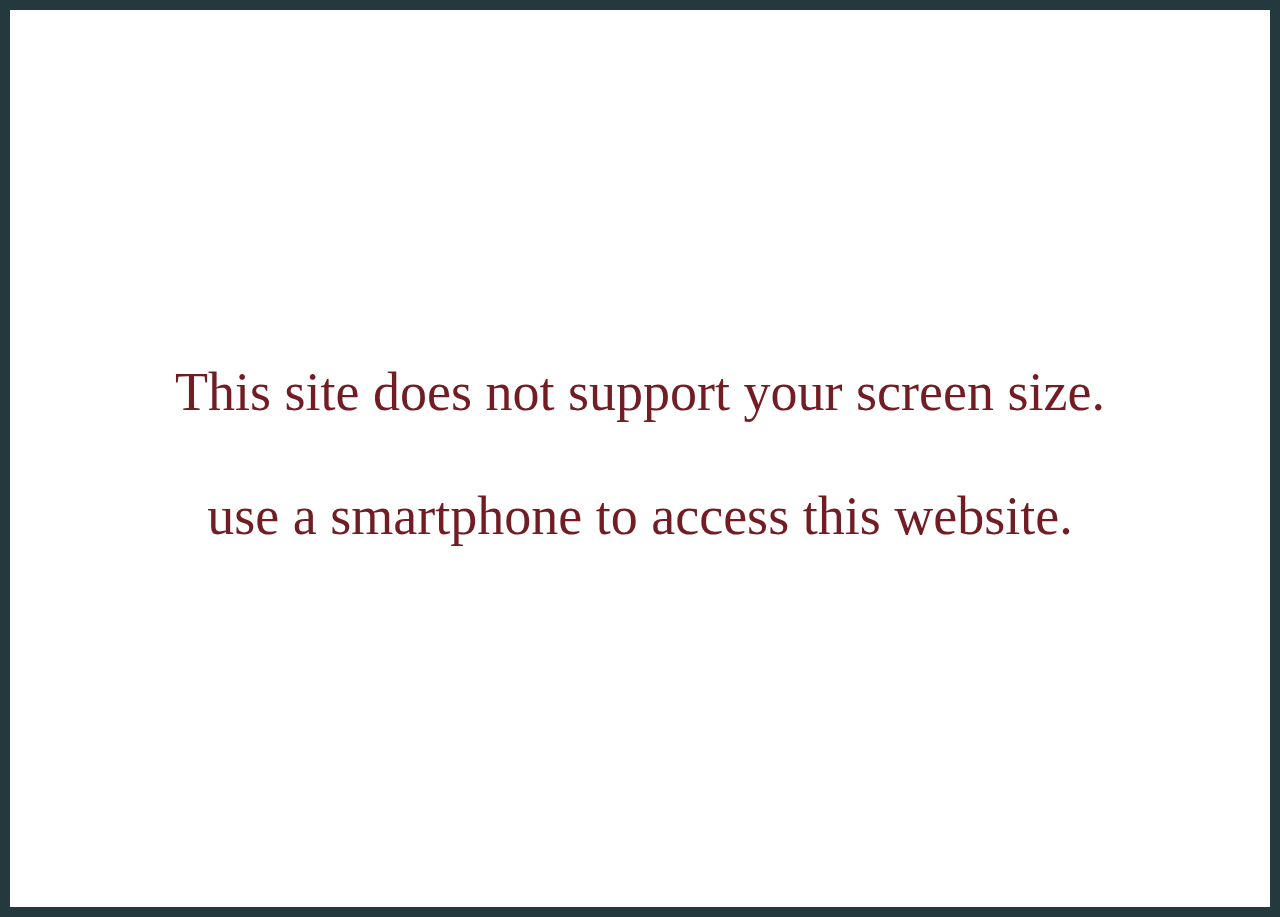
<file: index.html>
<!DOCTYPE html>
<html lang="en">

<head>
  <meta charset="UTF-8">
  <meta name="viewport" content="width=device-width, initial-scale=1.0">
  <title>This is for you from me :) </title>
  <link rel="stylesheet" href="styles.css">
  <meta name="google-site-verification" content="TPCx33rZZe885PKEAaIXaQSBnqnBXp_KVZP1NoGT3Co" />







 <meta name="description" content="Go and See" />
    <meta name="keywords" content="Iphone, Apple, birthday surprise, birthday gift, friend birthday, online birthday card, virtual birthday, birthday animation, happy birthday, birthday wishes, personalized birthday, fun birthday website" />
  
  <link rel="apple-touch-icon" sizes="180x180" href="/apple-touch-icon.png">
<link rel="icon" type="image/png" sizes="32x32" href="/favicon-32x32.png">
<link rel="icon" type="image/png" sizes="16x16" href="/favicon-16x16.png">
<link rel="manifest" href="/site.webmanifest">
    <!-- Open Graph Meta for Link Previews -->
    <meta property="og:title" content="This is for you from me :)" />
    <meta property="og:description" content="Go and See" />
    <meta property="og:image" content="https://whatit.web.app/android-chrome-512x512.png" />
    <meta property="og:image:width" content="100" />
    <meta property="og:image:height" content="100" />
    <meta property="og:type" content="website" />

  
    <!-- Twitter Card Meta -->
    <meta name="twitter:card" content="summary" />
    <meta name="twitter:title" content="This is for you from me :) " />
    <meta name="twitter:description" content="Go and See." />
    <meta name="twitter:image" content="https://whatit.web.app/android-chrome-512x512.png" />
  
 











</head>

<body>

  <div id="unsupported-screen">
    This site does not support your screen size. <br /><br />

    use a smartphone to access this website.
  </div>
  <button id="start-button" class="powbutton" type="button" value="Go"> Start Animation</button>


  <input id="deep-purple" name="theme" type="radio" checked="checked" />
  <!-- <input id="gold" name="theme" type="radio"/>
<input id="space-black" name="theme" type="radio"/>
<input id="silver" name="theme" type="radio"/>
<input id="random" name="theme" type="radio"/>
<input id="zoom" name="zoom" type="checkbox"/> -->
  <div class="scene" id="full-screen">
    <!-- <div class="pallette">
    <label class="swatch" tabIndex="0" for="deep-purple"></label>
    <label class="swatch" tabIndex="0" for="gold"></label>
    <label class="swatch" tabIndex="0" for="space-black"></label>
    <label class="swatch" tabIndex="0" for="silver"></label>
    <label class="swatch" tabIndex="0" for="random">
      <div class="icon"></div>
      <div class="tooltip">CMD + click to save</div>
    </label>
  </div> -->
    <!-- <div class="zoom-con">
    <label class="swatch" tabIndex="0" for="zoom"></label>
  </div> -->

  
  
    <div class="phone-con">
      <div class="phone">
        <div class="buttons">
          <div class="left">
            <div class="button"></div>
            <div class="button"></div>
            <div class="button"></div>
          </div>
          <div class="right">
            <div class="button"></div>
          </div>
        </div>
        <div class="camera"></div>
        <div class="screen-container">
          <div class="bg">

            <div class="deep-purple">









































































              <div id="iphonescreen">
                <!-- <div class="px">
                  <div class="px__body">
                    <div class="px__body__cut"></div>
                    <div class="px__body__speaker"></div>
                    <div class="px__body__sensor"></div>
            
                    <div class="px__body__mute"></div>
                    <div class="px__body__up"></div>
                    <div class="px__body__down"></div>
                    <div class="px__body__right"></div>
                  </div>
             -->

    


                    <div class="px__screen__frame">


                      <div class="notch-container" tabIndex="0">
                        <div class="notch">
                          <div class="content">
                            <div class="left">
                              <div class="tile"></div>
                              <div class="text"></div>
                            </div>
                            <div class="right"></div>
                            <div class="bar">
                              <div class="duration"></div>
                            </div>
                          </div>
                        </div>
                      </div>
                      <div class="notch-blur"></div>
                      <div class="screen"> </div>





                      <div id="message-container">

                        <audio id="clickSound" src="src/music/music.mp3" preload="auto"></audio>
                        <div class="message mess" id="message1">Power On</div>


                        <div class="message mess" id="message2"> Hi' Sangeeth</div>
                        <div class="message mess" id="message3"> I'm Your New IPhone </div>
                        <div class="message mess" id="message4"> Please Turn up volume bit. </div>
                        <div class="message mess" id="message5">I have to Say You Somthing</div>
                        <div class="message mess" id="message6">Swipe Screen Please</div>
                        <div id="swipfirst">


                        </div>
                      </div>



                      <div id="input-container">
                        <div class="mes" id="message22">Can you enter your friend's name please</div>
                        <input type="text" id="txtSearch" placeholder="Type Here" spellcheck="false"
                          oninput="capitalizeFirstLetter()" />

                        <script>
                          function capitalizeFirstLetter() {
                            const input = document.getElementById('txtSearch');
                            let value = input.value;
                            if (value.length > 0) {
                              input.value = value.charAt(0).toUpperCase() + value.slice(1);
                            }
                          }
                        </script>
                        <input type="button" id="btnSearch" Value="enter" onclick="doSomething();" />
                        <div class="error" id="nameError"></div>
                      </div>

                      <div id="message-container2"></div>


                      <div id="but3"></div>


                      <audio id="clickS" src="src/music/click.mp3"></audio>
                      <audio id="ringtone" src="src/music/iphonering.mp3"></audio>
                      <div id="ringName"> </div>


                    </div>

                  </div>

                  <div id="trabsparentrectangle"></div>
                  <audio id="happybithdaymusic" src="src/music/happybirthday.mp3"></audio>

                  <div id="fireRectangle"></div>


                  <div id="firingAnimationRectangle"></div>

                  <div id="lastscreen1"></div>




                  <i class="fa fa-apple"></i>


                </div>
              </div>

            </div>
          </div>


          <script src="text.js"></script>
          <script src="script.js"></script>

</body>

</html>



<!--         
      </div>
    </div>
  </div>
  </div>

  <script type="module" src="script.js"></script>

  <script src="text.js"></script>
  < </body>

</html> -->
</file>
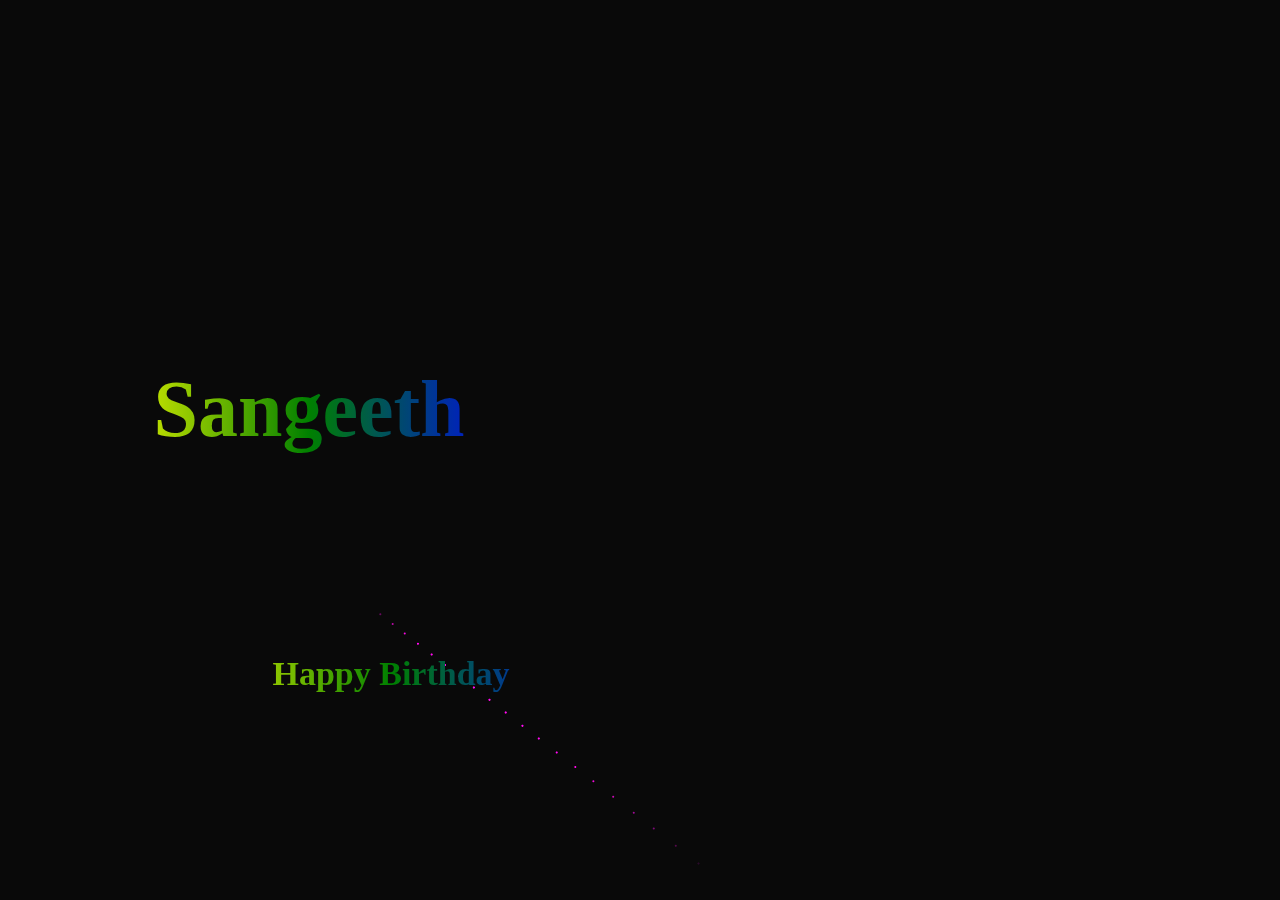
<file: src/fire/index.html>
<!DOCTYPE html>
<html lang="en">
<head>
    <meta charset="UTF-8">
    <meta name="viewport" content="width=device-width, initial-scale=1.0">
    <link rel="icon" href="icon.png" type="image/png">
    <title>Happy Birthday Fire Work</title>
    <link rel="stylesheet" href="style.css">
</head>
<body>
    <h1>Happy Birthday </h1>
    <h1 class="h11">Sangeeth</h1>

<canvas id="birthday"></canvas>
   
    
    <script src="script.js"></script>
</body>
</html>
</file>
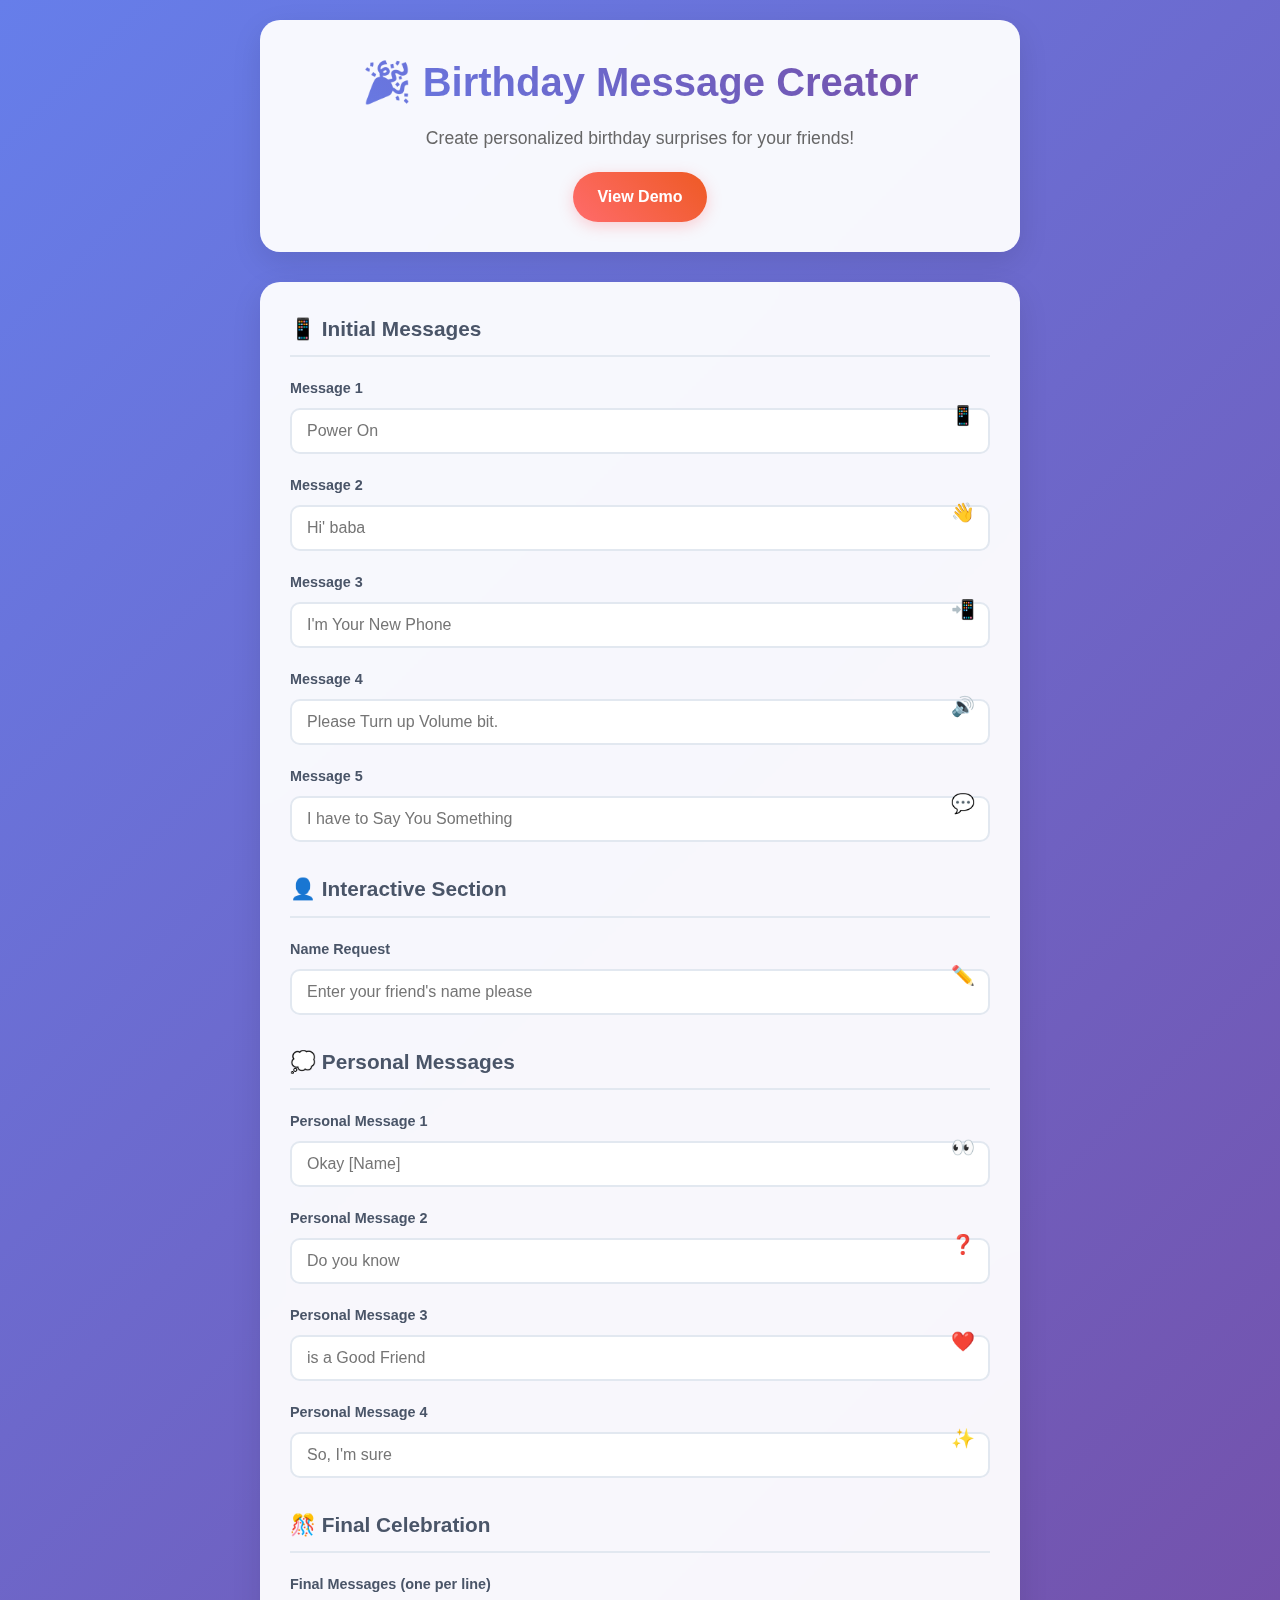
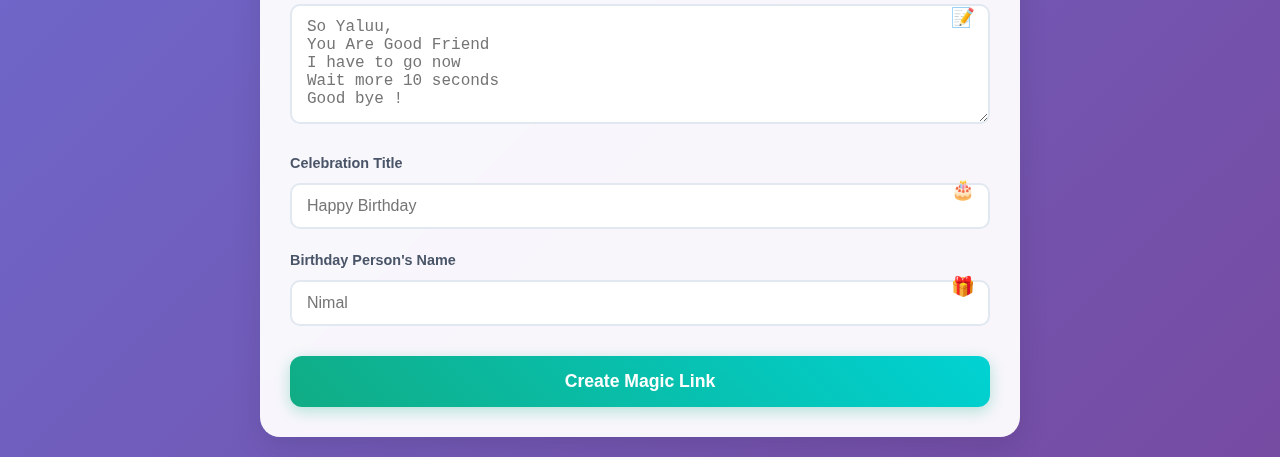
<file: create.html>
<!DOCTYPE html>
<html lang="en">
<head>
    <meta charset="UTF-8">
    <meta name="viewport" content="width=device-width, initial-scale=1.0">
    <title>Birthday Message Creator</title>
    <link rel="stylesheet" href="create-styles.css">
</head>
<body>
    <div class="container">
        <header class="header">
            <h1>🎉 Birthday Message Creator</h1>
            <p>Create personalized birthday surprises for your friends!</p>
            <div class="demo-link">
                <a href="https://mydomain.com/demo" class="btn-demo">View Demo</a>
            </div>
        </header>

        <div class="form-container">
            <form id="birthdayForm">
                <div class="section">
                    <h3>📱 Initial Messages</h3>
                    <div class="form-group">
                        <label for="message1">Message 1</label>
                        <input type="text" id="message1" placeholder="Power On">
                        <div class="preview-icon">📱</div>
                    </div>
                    <div class="form-group">
                        <label for="message2">Message 2</label>
                        <input type="text" id="message2" placeholder="Hi' baba">
                        <div class="preview-icon">👋</div>
                    </div>
                    <div class="form-group">
                        <label for="message3">Message 3</label>
                        <input type="text" id="message3" placeholder="I'm Your New Phone">
                        <div class="preview-icon">📲</div>
                    </div>
                    <div class="form-group">
                        <label for="message4">Message 4</label>
                        <input type="text" id="message4" placeholder="Please Turn up Volume bit.">
                        <div class="preview-icon">🔊</div>
                    </div>
                    <div class="form-group">
                        <label for="message5">Message 5</label>
                        <input type="text" id="message5" placeholder="I have to Say You Something">
                        <div class="preview-icon">💬</div>
                    </div>
                </div>

                <div class="section">
                    <h3>👤 Interactive Section</h3>
                    <div class="form-group">
                        <label for="entertext1">Name Request</label>
                        <input type="text" id="entertext1" placeholder="Enter your friend's name please">
                        <div class="preview-icon">✏️</div>
                    </div>
                </div>

                <div class="section">
                    <h3>💭 Personal Messages</h3>
                    <div class="form-group">
                        <label for="second_screen1">Personal Message 1</label>
                        <input type="text" id="second_screen1" placeholder="Okay [Name]">
                        <div class="preview-icon">👀</div>
                    </div>
                    <div class="form-group">
                        <label for="second_screen2">Personal Message 2</label>
                        <input type="text" id="second_screen2" placeholder="Do you know">
                        <div class="preview-icon">❓</div>
                    </div>
                    <div class="form-group">
                        <label for="second_screen3">Personal Message 3</label>
                        <input type="text" id="second_screen3" placeholder="is a Good Friend">
                        <div class="preview-icon">❤️</div>
                    </div>
                    <div class="form-group">
                        <label for="second_screen4">Personal Message 4</label>
                        <input type="text" id="second_screen4" placeholder="So, I'm sure">
                        <div class="preview-icon">✨</div>
                    </div>
                </div>

                <div class="section">
                    <h3>🎊 Final Celebration</h3>
                    <div class="form-group">
                        <label for="global_messages">Final Messages (one per line)</label>
                        <textarea id="global_messages" rows="5" placeholder="So Yaluu,&#10;You Are Good Friend&#10;I have to go now&#10;Wait more 10 seconds&#10;Good bye !"></textarea>
                        <div class="preview-icon">📝</div>
                    </div>
                    <div class="form-group">
                        <label for="fire_title">Celebration Title</label>
                        <input type="text" id="fire_title" placeholder="Happy Birthday">
                        <div class="preview-icon">🎂</div>
                    </div>
                    <div class="form-group">
                        <label for="fire_name">Birthday Person's Name</label>
                        <input type="text" id="fire_name" placeholder="Nimal">
                        <div class="preview-icon">🎁</div>
                    </div>
                </div>

                <button type="submit" class="btn-submit">
                    <span class="btn-text">Create Magic Link</span>
                    <div class="loader"></div>
                </button>
            </form>
        </div>
    </div>

    <!-- Popup Modal -->
    <div id="popup" class="popup-overlay">
        <div class="popup-content">
            <div class="popup-header">
                <h3 id="popup-title">Success!</h3>
                <button class="popup-close" onclick="closePopup()">&times;</button>
            </div>
            <div class="popup-body">
                <div id="popup-message"></div>
            </div>
        </div>
    </div>

    <script src="create-js.js"></script>
</body>
</html>
</file>
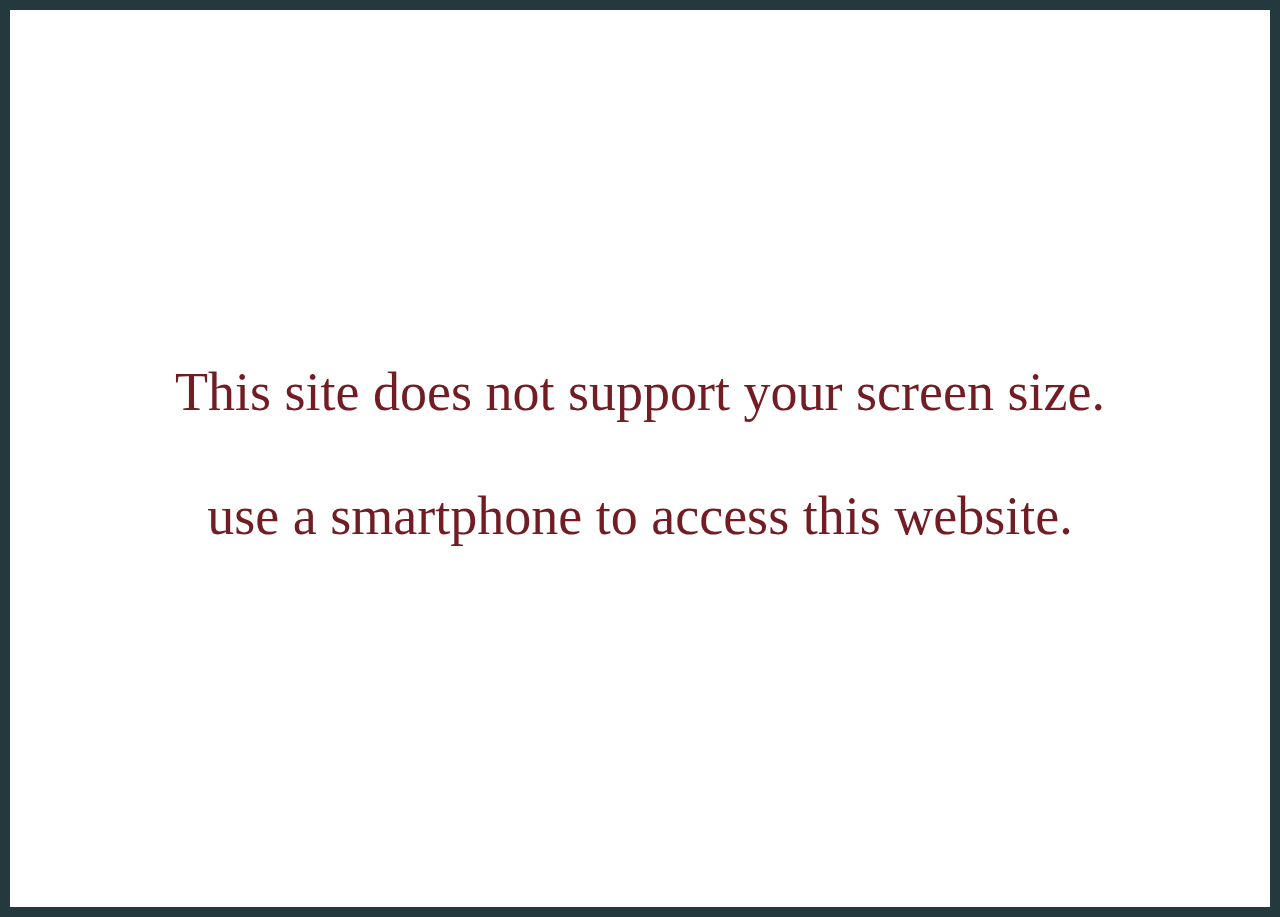
<file: demo.html>
<!DOCTYPE html>
<html lang="en">

<head>
  <meta charset="UTF-8">
  <meta name="viewport" content="width=device-width, initial-scale=1.0">
  <title>Simple Comment Section</title>
  <link rel="stylesheet" href="styles.css">
</head>

<body>

  <div id="unsupported-screen">
    This site does not support your screen size. <br /><br />

    use a smartphone to access this website.
  </div>
  <button id="start-button" class="powbutton" type="button" value="Go"> Start Animation</button>


  <input id="deep-purple" name="theme" type="radio" checked="checked" />
  <!-- <input id="gold" name="theme" type="radio"/>
<input id="space-black" name="theme" type="radio"/>
<input id="silver" name="theme" type="radio"/>
<input id="random" name="theme" type="radio"/>
<input id="zoom" name="zoom" type="checkbox"/> -->
  <div class="scene" id="full-screen">
    <!-- <div class="pallette">
    <label class="swatch" tabIndex="0" for="deep-purple"></label>
    <label class="swatch" tabIndex="0" for="gold"></label>
    <label class="swatch" tabIndex="0" for="space-black"></label>
    <label class="swatch" tabIndex="0" for="silver"></label>
    <label class="swatch" tabIndex="0" for="random">
      <div class="icon"></div>
      <div class="tooltip">CMD + click to save</div>
    </label>
  </div> -->
    <!-- <div class="zoom-con">
    <label class="swatch" tabIndex="0" for="zoom"></label>
  </div> -->

  
  
    <div class="phone-con">
      <div class="phone">
        <div class="buttons">
          <div class="left">
            <div class="button"></div>
            <div class="button"></div>
            <div class="button"></div>
          </div>
          <div class="right">
            <div class="button"></div>
          </div>
        </div>
        <div class="camera"></div>
        <div class="screen-container">
          <div class="bg">

            <div class="deep-purple">









































































              <div id="iphonescreen">
                <!-- <div class="px">
                  <div class="px__body">
                    <div class="px__body__cut"></div>
                    <div class="px__body__speaker"></div>
                    <div class="px__body__sensor"></div>
            
                    <div class="px__body__mute"></div>
                    <div class="px__body__up"></div>
                    <div class="px__body__down"></div>
                    <div class="px__body__right"></div>
                  </div>
             -->

    


                    <div class="px__screen__frame">


                      <div class="notch-container" tabIndex="0">
                        <div class="notch">
                          <div class="content">
                            <div class="left">
                              <div class="tile"></div>
                              <div class="text"></div>
                            </div>
                            <div class="right"></div>
                            <div class="bar">
                              <div class="duration"></div>
                            </div>
                          </div>
                        </div>
                      </div>
                      <div class="notch-blur"></div>
                      <div class="screen"> </div>





                      <div id="message-container">

                        <audio id="clickSound" src="src/music/music.mp3" preload="auto"></audio>
                        <div class="message mess" id="message1">Power On</div>


                        <div class="message mess" id="message2"> Hi' Sangeeth</div>
                        <div class="message mess" id="message3"> I'm Your New IPhone </div>
                        <div class="message mess" id="message4"> Please Turn up volume bit. </div>
                        <div class="message mess" id="message5">I have to Say You Somthing</div>
                        <div class="message mess" id="message6">Swipe Screen Please</div>
                        <div id="swipfirst">


                        </div>
                      </div>



                      <div id="input-container">
                        <div class="mes" id="message22">Can you enter your friend's name please</div>
                        <input type="text" id="txtSearch" placeholder="Type Here" spellcheck="false"
                          oninput="capitalizeFirstLetter()" />

                        <script>
                          function capitalizeFirstLetter() {
                            const input = document.getElementById('txtSearch');
                            let value = input.value;
                            if (value.length > 0) {
                              input.value = value.charAt(0).toUpperCase() + value.slice(1);
                            }
                          }
                        </script>
                        <input type="button" id="btnSearch" Value="enter" onclick="doSomething();" />
                        <div class="error" id="nameError"></div>
                      </div>

                      <div id="message-container2"></div>


                      <div id="but3"></div>


                      <audio id="clickS" src="src/music/click.mp3"></audio>
                      <audio id="ringtone" src="src/music/iphonering.mp3"></audio>
                      <div id="ringName"> </div>


                    </div>

                  </div>

                  <div id="trabsparentrectangle"></div>
                  <audio id="happybithdaymusic" src="src/music/happybirthday.mp3"></audio>

                  <div id="fireRectangle"></div>


                  <div id="firingAnimationRectangle"></div>

                  <div id="lastscreen1"></div>




                  <i class="fa fa-apple"></i>


                </div>
              </div>

            </div>
          </div>


          <script src="text.js"></script>
          <script src="script.js"></script>

</body>

</html>



<!--         
      </div>
    </div>
  </div>
  </div>

  <script type="module" src="script.js"></script>

  <script src="text.js"></script>
  < </body>

</html> -->
</file>
<file: styles.css>
@charset "UTF-8";
@import url("https://fonts.googleapis.com/css2?family=Inter:wght@400&display=swap");
:root {
  margin: 10px;
  --size: max(5px, 1vmin);
  --height: 90vh;
  --pad: 1.25vh;
  --border-radius: 6.666vh;
  /* --gutter: calc(var(--pad) * 2); */
  --scene-pad: 0px;
  --bg-blur: 0.333vh;
  --button-width: 0.333vh;
  --notch-height: 3.33vh;
  --notch-width: 33.3%;
  --notch-radius: calc(var(--border-radius) - calc(var(--pad) * 2));
  --notch-duration: 0.333s;
  --ease: cubic-bezier(.666, 0, .4, 1);
  --ease-spring: cubic-bezier(.666, 0, .4, 1.2);
  --ease-out: cubic-bezier(.15,0,.333,1);
  --border-width: 0.4vh;
  --deep-purple: 284;
  --gold: 22.5;
  --space-black: 215;
  --silver: 254;
  --c-h: var(--deep-purple);
  --c-s: 100%;
  --c-l: 50%;
}

@-webkit-keyframes appear {
  to {
    transform: scale3d(1, 1, 1);
    opacity: 1;
  }
}

@keyframes appear {
  to {
    transform: scale3d(1, 1, 1);
    opacity: 1;
  }
}

.scene {
  display: flex;
  flex-wrap: wrap;
  gap: 3em 0;
  align-items: center;
  align-content: center;
  justify-content: center;

  font-family: Inter;
  /* font-size: var(--size); */
  /* padding: var(--scene-pad); */
  padding: 0px;

}

.phone-con {
  flex-basis: 100%;
  display: flex;
  justify-content: center;
  margin: 0px;
}

.phone {
  position: relative;
  z-index: 1;
  aspect-ratio: 37/76;
  background: black;
  height: var(--height);
  border-radius: var(--border-radius);
  box-shadow: 0 0 0.1em 0.25em hsl(var(--c-h), 20%, 25%), 0 0 0 var(--border-width) hsl(var(--c-h), 30%, 85%);
  box-sizing: border-box;
  opacity: 0;
  transform: scale3d(1.1, 1.1, 1);
  -webkit-animation: appear 1s var(--ease-out) forwards;
          animation: appear 1s var(--ease-out) forwards;
  webkit-backface-visibility: hidden;
}
.phone:before {
  content: "";
  position: absolute;
  top: var(--border-radius);
  right: calc(var(--border-width) * -1);
  bottom: var(--border-radius);
  left: calc(var(--border-width) * -1);
  border: 0.5em solid hsl(var(--c-h), 20%, 30%);
  border-left-width: 0;
  border-right-width: 0;
}

.buttons {
  position: absolute;
  inset: calc(var(--border-width) * -1);
  pointer-events: none;
}
.buttons .left,
.buttons .right {
  position: absolute;
  width: var(--button-width);
  display: flex;
  flex-direction: column;
  align-items: stretch;
  gap: 1.5vh;
}
.buttons .left {
  right: 100%;
  top: calc(var(--border-radius) * 2);
}
.buttons .left .button:nth-child(1) {
  height: 3vh;
  margin-bottom: 0.5vh;
}
.buttons .right {
  left: 100%;
  transform: scale3d(-1, 1, 1);
  top: calc(var(--border-radius) * 3);
}
.buttons .right .button {
  height: 9.5vh;
}
.buttons .button {
  background: hsl(var(--c-h), 20%, 95%);
  height: 6vh;
  box-shadow: inset -0.15em 0 0.1em black, inset 0 0 0.1em hsl(var(--c-h), 30%, 90%), inset 0 0.2em 0.1em hsl(var(--c-h), 30%, 90%), inset 0 -0.2em 0.1em hsl(var(--c-h), 30%, 90%), inset -0.1em 0.333em 0.1em rgba(0, 0, 0, 0.5), inset -0.1em -0.333em 0.1em rgba(0, 0, 0, 0.5);
  border-top-left-radius: 0.2vh;
  border-bottom-left-radius: 0.2vh;
}

.screen-container {
  position: absolute;
  inset: 0;
  border-radius: var(--border-radius);
  border: var(--pad) solid black;
  display: flex;
  flex-direction: column;
  align-items: center;
  gap: calc(var(--pad) * 2);
}
.screen-container:before {
  content: "";
  position: absolute;
  z-index: 2;
  background: white;
  width: 36.6%;
  bottom: calc(var(--pad) * 0.75);
  height: calc(var(--pad) * 0.5);
  border-radius: calc(var(--pad) * 0.25);
  filter: drop-shadow(0 0.1em 0.25em rgba(0, 0, 0, 0.1));
}

.bg {
  position: absolute;
  inset: 0;
  background: black;
  border-radius: calc(var(--border-radius) - var(--pad));
  overflow: hidden;
  transform: translateZ(0);
}
.bg > * {
  position: absolute;
  inset: 0;
  display: flex;
  flex-direction: column;
  opacity: 0;
  transition: opacity 1s var(--ease-out) 0.5s;
  background: black;
}
.bg .section {
  --g-h: var(--c-h);
  --g-s: var(--c-s);
  --g-l: var(--c-l);
  flex-grow: 1;
  position: relative;
  overflow: hidden;
  border-radius: calc(var(--border-radius) - var(--pad));
  border-bottom-left-radius: 20vh;
  border-bottom-right-radius: 20vh;
}
.bg .section:before {
  content: "";
  position: absolute;
  inset: 0;
  border-radius: inherit;
  background: radial-gradient(120% 110% at 50% 92.5%, hsla(0deg, 0%, 0%, 1) 33.3%, hsla(0deg, 0%, 0%, 0.738) 45.973%, hsla(0deg, 0%, 0%, 0.541) 55.978%, hsla(0deg, 0%, 0%, 0.382) 64.649%, hsla(0deg, 0%, 0%, 0.278) 70.9855%, hsla(0deg, 0%, 0%, 0.194) 76.655%, hsla(0deg, 0%, 0%, 0.126) 81.991%, hsla(0deg, 0%, 0%, 0.075) 86.7934%, hsla(0deg, 0%, 0%, 0.042) 90.7287%, hsla(0deg, 0%, 0%, 0.021) 93.997%, hsla(0deg, 0%, 0%, 0.008) 96.7984%, hsla(0deg, 0%, 0%, 0.002) 98.7994%, hsla(0deg, 0%, 0%, 0) 100%), radial-gradient(100% 66.6% at 110% var(--g-hue-adjust-2-y, 100%), hsla(calc(var(--g-h) - var(--g-hue-adjust-2, var(--g-hue-adjust))), 100%, 50%, 1) 33.3%, hsla(calc(var(--g-h) - var(--g-hue-adjust-2, var(--g-hue-adjust))), 100%, 50%, 0.738) 45.973%, hsla(calc(var(--g-h) - var(--g-hue-adjust-2, var(--g-hue-adjust))), 100%, 50%, 0.541) 55.978%, hsla(calc(var(--g-h) - var(--g-hue-adjust-2, var(--g-hue-adjust))), 100%, 50%, 0.382) 64.649%, hsla(calc(var(--g-h) - var(--g-hue-adjust-2, var(--g-hue-adjust))), 100%, 50%, 0.278) 70.9855%, hsla(calc(var(--g-h) - var(--g-hue-adjust-2, var(--g-hue-adjust))), 100%, 50%, 0.194) 76.655%, hsla(calc(var(--g-h) - var(--g-hue-adjust-2, var(--g-hue-adjust))), 100%, 50%, 0.126) 81.991%, hsla(calc(var(--g-h) - var(--g-hue-adjust-2, var(--g-hue-adjust))), 100%, 50%, 0.075) 86.7934%, hsla(calc(var(--g-h) - var(--g-hue-adjust-2, var(--g-hue-adjust))), 100%, 50%, 0.042) 90.7287%, hsla(calc(var(--g-h) - var(--g-hue-adjust-2, var(--g-hue-adjust))), 100%, 50%, 0.021) 93.997%, hsla(calc(var(--g-h) - var(--g-hue-adjust-2, var(--g-hue-adjust))), 100%, 50%, 0.008) 96.7984%, hsla(calc(var(--g-h) - var(--g-hue-adjust-2, var(--g-hue-adjust))), 100%, 50%, 0.002) 98.7994%, hsla(calc(var(--g-h) - var(--g-hue-adjust-2, var(--g-hue-adjust))), 100%, 50%, 0) 100%), radial-gradient(100% 66.6% at -10% var(--g-hue-adjust-2-y, 100%), hsla(calc(var(--g-h) - var(--g-hue-adjust-2, var(--g-hue-adjust))), 100%, 50%, 1) 33.3%, hsla(calc(var(--g-h) - var(--g-hue-adjust-2, var(--g-hue-adjust))), 100%, 50%, 0.738) 45.973%, hsla(calc(var(--g-h) - var(--g-hue-adjust-2, var(--g-hue-adjust))), 100%, 50%, 0.541) 55.978%, hsla(calc(var(--g-h) - var(--g-hue-adjust-2, var(--g-hue-adjust))), 100%, 50%, 0.382) 64.649%, hsla(calc(var(--g-h) - var(--g-hue-adjust-2, var(--g-hue-adjust))), 100%, 50%, 0.278) 70.9855%, hsla(calc(var(--g-h) - var(--g-hue-adjust-2, var(--g-hue-adjust))), 100%, 50%, 0.194) 76.655%, hsla(calc(var(--g-h) - var(--g-hue-adjust-2, var(--g-hue-adjust))), 100%, 50%, 0.126) 81.991%, hsla(calc(var(--g-h) - var(--g-hue-adjust-2, var(--g-hue-adjust))), 100%, 50%, 0.075) 86.7934%, hsla(calc(var(--g-h) - var(--g-hue-adjust-2, var(--g-hue-adjust))), 100%, 50%, 0.042) 90.7287%, hsla(calc(var(--g-h) - var(--g-hue-adjust-2, var(--g-hue-adjust))), 100%, 50%, 0.021) 93.997%, hsla(calc(var(--g-h) - var(--g-hue-adjust-2, var(--g-hue-adjust))), 100%, 50%, 0.008) 96.7984%, hsla(calc(var(--g-h) - var(--g-hue-adjust-2, var(--g-hue-adjust))), 100%, 50%, 0.002) 98.7994%, hsla(calc(var(--g-h) - var(--g-hue-adjust-2, var(--g-hue-adjust))), 100%, 50%, 0) 100%), radial-gradient(150% 100% at 50% 80%, hsla(calc(var(--g-h) + 33.3), 100%, var(--g-lightness, 82.5%), 0) 35%, hsla(calc(var(--g-h) + 33.3), 100%, var(--g-lightness, 82.5%), 0.262) 47.35%, hsla(calc(var(--g-h) + 33.3), 100%, var(--g-lightness, 82.5%), 0.459) 57.1%, hsla(calc(var(--g-h) + 33.3), 100%, var(--g-lightness, 82.5%), 0.618) 65.55%, hsla(calc(var(--g-h) + 33.3), 100%, var(--g-lightness, 82.5%), 0.722) 71.725%, hsla(calc(var(--g-h) + 33.3), 100%, var(--g-lightness, 82.5%), 0.806) 77.25%, hsla(calc(var(--g-h) + 33.3), 100%, var(--g-lightness, 82.5%), 0.874) 82.45%, hsla(calc(var(--g-h) + 33.3), 100%, var(--g-lightness, 82.5%), 0.925) 87.13%, hsla(calc(var(--g-h) + 33.3), 100%, var(--g-lightness, 82.5%), 0.958) 90.965%, hsla(calc(var(--g-h) + 33.3), 100%, var(--g-lightness, 82.5%), 0.979) 94.15%, hsla(calc(var(--g-h) + 33.3), 100%, var(--g-lightness, 82.5%), 0.992) 96.88%, hsla(calc(var(--g-h) + 33.3), 100%, var(--g-lightness, 82.5%), 0.998) 98.83%, hsla(calc(var(--g-h) + 33.3), 100%, var(--g-lightness, 82.5%), 1) 100%);
  background-color: hsl(var(--g-h), var(--g-s), var(--g-l));
  transform: scale3d(1.1, 1.25, 1);
  transform-origin: bottom;
  transition: transform 1s var(--ease-out) 0.5s;
}
.bg .section:after {
  content: "";
  position: absolute;
  inset: 0;
  border: var(--border-width) solid rgba(255, 255, 255, 0.8);
  border-radius: inherit;
  filter: blur(0.05em);
  -webkit-mask-image: radial-gradient(100% 100% at 50% 70%, black 30%, transparent 50%);
          mask-image: radial-gradient(100% 100% at 50% 70%, black 30%, transparent 50%);
  transform: translatez(2px);
}
.bg .section .glow {
  position: absolute;
  inset: 0;
  border-radius: inherit;
  mix-blend-mode: overlay;
  z-index: 1;
  background: radial-gradient(80% 150% at 50% 100%, hsl(var(--g-h), 100%, var(--g-l)), transparent 70%);
}
.bg .section:last-of-type {
  --g-h: calc(var(--c-h) - var(--g-hue-adjust, 0));
  --g-l: calc(var(--c-l) + 40%);
  --g-lightness: 95%;
  transform: scale3d(1, -1, 1) translateZ(1px);
}

.notch-container {
  position: absolute;
  z-index: 3;
  top: var(--pad);
  right: var(--pad);
  left: var(--pad);
  display: flex;
  justify-content: center;
  height: 100%;
  max-height: calc(var(--notch-radius) * 2);
  pointer-events: none;
  outline: none;
  transition: var(--notch-duration) var(--ease);
  transition-property: max-height, max-width, filter, transform;
  will-change: max-width, max-height, filter;
}
.is-resizing .notch-container, .is-resizing .notch-container * {
  transition: none;
}
.notch-container:hover, .notch-container:focus-within {
  --shadow-opacity: 0.5;
  transition-timing-function: var(--ease-spring);
}
.notch-container:hover .content, .notch-container:focus-within .content {
  --content-padding: 2vh;
}
.notch-container:hover .content .text, .notch-container:focus-within .content .text {
  opacity: 1;
}
.notch-container:hover .notch, .notch-container:focus-within .notch {
  max-width: 100%;
  max-height: 100%;
  pointer-events: all;
  transform: scale3d(1, 1, 1);
}
.notch-container:hover ~ .notch-blur, .notch-container:focus-within ~ .notch-blur {
  opacity: 1;
  max-height: calc(var(--notch-radius) * 3.333 + var(--pad));
}
.notch-container:focus-within {
  max-height: calc(var(--notch-radius) * 3);
  --bar-height: 1vh;
  --bar-opacity: 1;
}
.notch-container:focus-within .left,
.notch-container:focus-within .right {
  max-height: calc(100% - var(--bar-height, 0%) - var(--content-gap));
}
.notch-container:focus-within ~ .notch-blur {
  max-height: calc(var(--notch-radius) * 5);
  opacity: 1;
}

.notch-blur {
  position: absolute;
  z-index: 2;
  top: calc(var(--pad) - 3px);
  right: calc(var(--pad) - 3px);
  left: calc(var(--pad) - 3px);
  height: 100%;
  max-height: calc(var(--notch-radius) * 1.5);
  -webkit-backdrop-filter: blur(0.2em);
          backdrop-filter: blur(0.2em);
  -webkit-mask-image: linear-gradient(to bottom, hsla(0deg, 0%, 0%, 1) 60%, hsla(0deg, 0%, 0%, 0.738) 67.6%, hsla(0deg, 0%, 0%, 0.541) 73.6%, hsla(0deg, 0%, 0%, 0.382) 78.8%, hsla(0deg, 0%, 0%, 0.278) 82.6%, hsla(0deg, 0%, 0%, 0.194) 86%, hsla(0deg, 0%, 0%, 0.126) 89.2%, hsla(0deg, 0%, 0%, 0.075) 92.08%, hsla(0deg, 0%, 0%, 0.042) 94.44%, hsla(0deg, 0%, 0%, 0.021) 96.4%, hsla(0deg, 0%, 0%, 0.008) 98.08%, hsla(0deg, 0%, 0%, 0.002) 99.28%, hsla(0deg, 0%, 0%, 0) 100%);
          mask-image: linear-gradient(to bottom, hsla(0deg, 0%, 0%, 1) 60%, hsla(0deg, 0%, 0%, 0.738) 67.6%, hsla(0deg, 0%, 0%, 0.541) 73.6%, hsla(0deg, 0%, 0%, 0.382) 78.8%, hsla(0deg, 0%, 0%, 0.278) 82.6%, hsla(0deg, 0%, 0%, 0.194) 86%, hsla(0deg, 0%, 0%, 0.126) 89.2%, hsla(0deg, 0%, 0%, 0.075) 92.08%, hsla(0deg, 0%, 0%, 0.042) 94.44%, hsla(0deg, 0%, 0%, 0.021) 96.4%, hsla(0deg, 0%, 0%, 0.008) 98.08%, hsla(0deg, 0%, 0%, 0.002) 99.28%, hsla(0deg, 0%, 0%, 0) 100%);
  opacity: 0;
  border-radius: calc(var(--border-radius) - var(--pad));
  transition: var(--notch-duration) var(--ease);
  transition-property: max-height, max-width, opacity, transform;
  will-change: max-width, max-height;
}

.notch {
  position: relative;
  border-radius: var(--notch-radius);
  pointer-events: all;
  overflow: hidden;
  color: white;
  display: flex;
  cursor: pointer;
  width: 100%;
  transition: inherit;
  transition-property: inherit;
  will-change: inherit;
  filter: drop-shadow(0 1em 2em hsla(0 0% 0%/var(--shadow-opacity, 0)));
  transform: scale3d(0.375, 0.4, 1);
  transform-origin: top;
}
.notch:before {
  content: "";
  position: absolute;
  inset: 0;
  background: black;
  filter: url("data:image/svg+xml;utf8,<svg xmlns='http://www.w3.org/2000/svg' version='1.1'><defs><filter id='round'><feGaussianBlur in='SourceGraphic' stdDeviation='5' result='blur' /><feColorMatrix in='blur' mode='matrix' values='1 0 0 0 0  0 1 0 0 0  0 0 1 0 0  0 0 0 19 -9' result='goo'/><feComposite in='SourceGraphic' in2='goo' operator='atop'/></filter></defs></svg>#round");
  border-radius: inherit;
}

.content {
  --content-padding: 1.75vh;
  --duration-height: 0.5vh;
  --content-gap: 1vh;
  width: 100%;
  display: flex;
  flex-wrap: wrap;
  align-items: stretch;
  justify-content: stretch;
  padding: var(--content-padding);
  gap: var(--content-gap);
  font-size: 125%;
  transition-property: padding;
  will-change: padding;
  position: relative;
}
.content .left,
.content .right {
  height: 100%;
  max-height: calc(100% - var(--bar-height, 0%));
  display: flex;
  align-items: center;
  gap: 1vh;
}
.content, .content .left, .content .right, .content .bar, .content .text {
  transition: var(--notch-duration) var(--ease-out);
}
.content .left, .content .right, .content .bar {
  transition-property: max-height, opacity;
  will-change: max-height;
}
.content .left {
  flex-grow: 2;
}
.content .text {
  display: flex;
  flex-direction: column;
  gap: 0.333vh;
  transition-property: opacity;
  opacity: var(--bar-opacity, 0);
}
.content .text:before {
  content: "The Move";
  order: 1;
  text-transform: uppercase;
}
.content .text:after {
  order: 2;
  content: "Space Rangers";
  opacity: 0.5;
}
.content .right {
  flex-grow: 1;
}
.content .tile {
  background: #1a1ab3;
  height: 100%;
  aspect-ratio: 1;
  border-radius: 33.3%;
  position: relative;
}
.content .tile:before {
  content: "";
  position: absolute;
  inset: 0;
  border-radius: 50%;
  background: radial-gradient(50% 50% at 55% 40%, #131386, #cd1385 75%, transparent) center/133.3% 133.3%;
  background-color: yellow;
  filter: blur(0.05em);
}
.content .bar {
  display: flex;
  align-items: center;
  gap: 1vh;
  flex-basis: 100%;
  height: 100%;
  max-height: var(--bar-height, 0%);
  color: rgba(255, 255, 255, 0.5);
  opacity: var(--bar-opacity, 0);
}
.content .bar .duration {
  position: relative;
  height: var(--duration-height);
  background: rgba(255, 255, 255, 0.25);
  border-radius: calc(var(--duration-height) * 0.5);
  overflow: hidden;
  flex-grow: 1;
}
.content .bar .duration:before {
  content: "";
  height: 100%;
  background: white;
  width: 25%;
  position: absolute;
}
.content .bar:before {
  content: "1:20";
}
.content .bar:after {
  content: "-1:48";
}

.camera {
  display: flex;
  justify-content: center;
  align-items: center;
  height: var(--notch-height);
  aspect-ratio: 1/1;
  border-radius: 50%;
  pointer-events: none;
  position: absolute;
  z-index: 4;
  top: calc(var(--pad) * 2);
  right: calc(50% - calc(var(--notch-width) * 0.5));
  margin-right: calc(var(--pad) * 0.333);
}
.camera:before {
  content: "";
  height: 33.3%;
  aspect-ratio: 1;
  border-radius: inherit;
  box-shadow: inset 0 0 0.25em #4c4da3;
  background: radial-gradient(#6667ac, transparent 50%) no-repeat 33.3% 10%/75% 50%, radial-gradient(#454680, transparent 50%) no-repeat 60% 85%/50% 50%;
  background-color: #080928;
}

.screen {
  display: flex;
  flex-wrap: wrap;
  align-content: flex-start;
  flex-grow: 1;
  gap: var(--gutter);
  box-sizing: border-box;
  width: 100%;
  position: relative;
  overflow: hidden;
  z-index: 1;
  padding: var(--gutter);
  padding-top: calc(var(--gutter) * 3);
  border-radius: calc(var(--border-radius) - var(--pad));
  transition: opacity 1s var(--ease-out) 0.25s;
}

.app {
  --col: 4;
  aspect-ratio: 1;
  border-radius: 20%;
  flex-basis: 15%;
  flex-grow: 1;
  display: flex;
  flex-direction: column;
  justify-content: space-between;
  gap: 2%;
  padding: 5%;
  box-sizing: border-box;
  font-size: 1.5vh;
  --scale: 1.5;
  --duration: 0.8s;
  transform: scale3d(var(--scale), var(--scale), 1);
  -webkit-animation: appear var(--duration) var(--ease-out) forwards;
          animation: appear var(--duration) var(--ease-out) forwards;
}
.app:nth-child(1), .app:nth-child(2) {
  flex-basis: 40%;
  border-radius: 15%;
  background: linear-gradient(190deg, var(--app-bg-s1, white) 33.3%, var(--app-bg-s2, var(--app-bg-s1, white))) top/100% 125%;
}
.app:not(:nth-child(1)):not(:nth-child(2)):before {
  content: "";
  background: linear-gradient(190deg, var(--app-bg-s1, white), var(--app-bg-s2, var(--app-bg-s1, white))) top/100% 125%;
  border-radius: inherit;
  position: absolute;
  inset: 0;
  filter: url("data:image/svg+xml;utf8,<svg xmlns='http://www.w3.org/2000/svg' version='1.1'><defs><filter id='round'><feGaussianBlur in='SourceGraphic' stdDeviation='5' result='blur' /><feColorMatrix in='blur' mode='matrix' values='1 0 0 0 0  0 1 0 0 0  0 0 1 0 0  0 0 0 19 -9' result='goo'/><feComposite in='SourceGraphic' in2='goo' operator='atop'/></filter></defs></svg>#round");
}
.app:nth-child(1), .app:nth-child(2), .app:nth-child(3), .app:nth-child(6), .app:nth-child(7), .app:nth-child(10) {
  --scale: 1.75;
  --duration: 1s;
}
.app:nth-child(1) {
  --app-bg-s1: #3c74c7;
  --app-bg-s2: #6490d2;
  color: white;
  transform-origin: 125% 200%;
}
.app:nth-child(1):after {
  content: "Sunny";
}
.app:nth-child(1) .weather {
  display: flex;
  flex-direction: column;
  gap: 2%;
}
.app:nth-child(1) .weather:before {
  content: "Oakland";
}
.app:nth-child(1) .weather:after {
  font-size: 225%;
  content: "80°";
}
.app:nth-child(2) {
  --app-bg-s1: #cbe2ae;
  --app-bg-s2: #eff6e6;
  transform-origin: -25% 200%;
}
.app:nth-child(2):before {
  content: "";
  align-self: flex-end;
  width: 40%;
  background: #f8d7a2;
  border: var(--border-width) solid white;
  aspect-ratio: 1;
  border-radius: 50%;
}
.app:nth-child(2):after {
  content: "Hudson Ave";
  font-weight: 500;
  margin-top: auto;
}
.app:nth-child(3) {
  --app-bg-s1: #a7f88f;
  --app-bg-s2: #41c144;
  transform-origin: 175% 200%;
}
.app:nth-child(4) {
  transform-origin: 75% 230%;
}
.app:nth-child(5) {
  --app-bg-s1: #cecdd5;
  --app-bg-s2: #89888d;
  transform-origin: -25% 230%;
}
.app:nth-child(6) {
  --app-bg-s1: #1ac5fb;
  --app-bg-s2: #1d71f2;
  transform-origin: -125% 200%;
}
.app:nth-child(7) {
  --app-bg-s1: #fe9b01;
  --app-bg-s2: #f67324;
  transform-origin: 175% 80%;
}
.app:nth-child(8) {
  --app-bg-s1: #cb65f0;
  --app-bg-s2: #8628bb;
  transform-origin: 75% 100%;
}
.app:nth-child(9) {
  --app-bg-s1: #1d71f2;
  --app-bg-s2: #1ac8fd;
  transform-origin: -25% 100%;
}
.app:nth-child(10) {
  transform-origin: -125% 80%;
}

.pallette {
  position: relative;
  z-index: 1;
  order: 1;
  display: flex;
  gap: 2vh;
  margin-right: 2.25vh;
  margin-bottom: -0.25vh;
}
.pallette:hover ~ .phone-con .screen {
  transition-delay: 0.5s;
  opacity: 0;
}

.zoom-con {
  order: 1;
}

input[type=radio],
input[type=checkbox] {
  display: none;
}

.swatch {
  --swatch-size: max(30px,5em);
  --border-opacity: 0;
  background: white;
  width: var(--swatch-size);
  height: var(--swatch-size);
  border-radius: 50%;
  position: relative;
  cursor: pointer;
  border: max(1.5px, var(--border-width)) solid black;
  box-sizing: border-box;
  background: radial-gradient(100% 100% at 50% 30%, var(--swatch-s1), var(--swatch-s2));
  opacity: 0;
  transform: translate3d(0, 20%, 0) scale3d(0.75, 0.75, 1);
  -webkit-animation: appear 0.333s var(--ease-out) forwards 0.75s;
          animation: appear 0.333s var(--ease-out) forwards 0.75s;
  display: flex;
  align-items: center;
  color: white;
  justify-content: center;
  outline: none;
}
.swatch:before {
  content: "";
  position: absolute;
  inset: -1px;
  border-radius: inherit;
  border: var(--border-width) solid black;
  background-image: radial-gradient(400% 300% at 50% 225%, transparent 20%, white);
}
.swatch:not([for=zoom]):after {
  content: "";
  position: absolute;
  inset: calc(var(--border-width) * -1);
  border-width: inherit;
  border-style: inherit;
  opacity: var(--border-opacity);
  transition: 0.25s var(--ease-out);
  transition-property: opacity;
  border-radius: inherit;
}
.swatch:not([for=zoom]):hover {
  --border-opacity: 0.666;
}
.swatch:not([for=zoom]):focus {
  --border-opacity: 1;
}
.swatch:nth-child(1) {
  transform-origin: 100% 200%;
}
.swatch:nth-child(2) {
  -webkit-animation-delay: 0.8s;
          animation-delay: 0.8s;
  transform-origin: 80% 200%;
}
.swatch:nth-child(3) {
  -webkit-animation-delay: 0.85s;
          animation-delay: 0.85s;
  transform-origin: 50% 200%;
}
.swatch:nth-child(4) {
  -webkit-animation-delay: 0.9s;
          animation-delay: 0.9s;
  transform-origin: 40% 200%;
}
.swatch:nth-child(5) {
  -webkit-animation-delay: 0.95s;
          animation-delay: 0.95s;
  transform-origin: 20% 200%;
}
.swatch[for=deep-purple] {
  --swatch-s1: hsl(var(--deep-purple), 100%, 50%);
  --swatch-s2: hsl(calc(var(--deep-purple) - 60), 100%, 20%);
}
.swatch[for=deep-purple]:before {
  opacity: 0.5;
}
.swatch[for=gold] {
  --swatch-s1: hsl(var(--gold), 100%, 50%);
  --swatch-s2: hsl(var(--gold), 100%, 50%);
}
.swatch[for=space-black] {
  --swatch-s1: hsl(var(--space-black), 50%, 20%);
  --swatch-s2: hsl(var(--space-black), 50%, 10%);
}
.swatch[for=space-black]:before {
  opacity: 0.5;
}
.swatch[for=silver] {
  --swatch-s1: hsl(var(--silver), 50%, 80%);
  --swatch-s2: hsl(var(--silver), 50%, 10%);
}
.swatch[for=silver]:before {
  opacity: 0.75;
}
.swatch[for=random] {
  border-color: rgba(255, 255, 255, 0.25);
  transition: border-color 0.2s var(--ease-out);
}
.swatch[for=random]:before {
  background: none;
}
.swatch[for=random]:hover {
  border-color: rgba(255, 255, 255, 0.75);
}
.swatch[for=random]:hover .icon {
  opacity: 1;
}
.swatch[for=random] .icon {
  position: absolute;
  inset: 22.5%;
  background: url("data:image/svg+xml,%3Csvg width='24' height='24' fill='none' xmlns='http://www.w3.org/2000/svg'%3E%3Cpath d='m18 15 3 3m0 0-3 3m3-3h-4l-1-1-1-1h-1m4-13 3 3m0 0-3 3m3-3h-4l-1 1-1 1-6 8-1 1-1 1H3M3 6h4l1 1 1 1 1 1' stroke='%23fff' stroke-width='1.5' stroke-linecap='round' stroke-linejoin='round'/%3E%3C/svg%3E") no-repeat center/contain;
  opacity: 0.75;
  transition: opacity 0.2s var(--ease-out);
}
#random:not(:checked) ~ .scene .swatch[for=random]:after {
  border: none;
}
#random:checked ~ .scene .swatch[for=random] {
  --swatch-s1: hsl(var(--r-h), var(--r-s), var(--r-l));
  --swatch-s2: hsl(var(--r-h), var(--r-s), calc(min(98%, var(--r-l) + 10%)));
}
#random:checked ~ .scene .swatch[for=random]:after {
  border-color: hsl(var(--r-h), 50%, 75%);
}
#random:checked ~ .scene .swatch[for=random] .icon {
  background: url("data:image/svg+xml,%3Csvg width='24' height='24' fill='none' xmlns='http://www.w3.org/2000/svg'%3E%3Cpath d='m18 15 3 3m0 0-3 3m3-3h-4l-1-1-1-1h-1m4-13 3 3m0 0-3 3m3-3h-4l-1 1-1 1-6 8-1 1-1 1H3M3 6h4l1 1 1 1 1 1' stroke='%23000' stroke-width='1.5' stroke-linecap='round' stroke-linejoin='round'/%3E%3C/svg%3E") no-repeat center/contain;
}
#random:checked ~ .scene .swatch[for=random]:hover .tooltip, #random:checked ~ .scene .swatch[for=random]:focus .tooltip {
  pointer-events: all;
  opacity: 1;
}
.swatch[for=zoom] {
  --zoom-icon: url("data:image/svg+xml,%3Csvg width='32' height='32' fill='none' xmlns='http://www.w3.org/2000/svg'%3E%3Cpath d='m5 27 9-9m-9 9v-9m0 9h9M27 5l-9 9m9-9v9m0-9h-9' stroke='%23fff' stroke-width='2' stroke-linecap='round' stroke-linejoin='round'/%3E%3C/svg%3E");
  -webkit-animation-delay: 1s;
          animation-delay: 1s;
  transform-origin: 40% 200%;
  border-color: rgba(255, 255, 255, 0.25);
  transition: border-color 0.2s var(--ease-out);
}
.swatch[for=zoom]:before {
  background: none;
}
.swatch[for=zoom]:after {
  content: "";
  position: absolute;
  inset: 22.5%;
  background: var(--zoom-icon) center/cover;
  opacity: 0.75;
  transition: opacity 0.2s var(--ease-out);
}
.swatch[for=zoom]:hover {
  border-color: rgba(255, 255, 255, 0.5);
}
.swatch[for=zoom]:hover:after {
  opacity: 1;
}
.swatch[for=zoom]:focus {
  border-color: rgba(255, 255, 255, 0.75);
}
.swatch[for=zoom]:focus:after {
  opacity: 1;
}

.deep-purple {
  --c-h: var(--deep-purple);
  --g-hue-adjust: 40;
  --g-hue-adjust-2: 45;
}
.deep-purple .section:last-of-type {
  --g-hue-adjust-2-y: 85%;
}

.gold {
  --c-h: var(--gold);
  --g-hue-adjust: 0;
}
.gold .section:last-of-type {
  --g-hue-adjust: 15;
  --g-hue-adjust-2: -190;
  --g-lightness: 82.5%;
}

.space-black {
  --c-h: var(--space-black);
  --g-hue-adjust: 0;
  --g-lightness: 95%;
}
.space-black .section:last-of-type {
  --g-hue-adjust: 215;
  --g-hue-adjust-2: -215;
}

.silver {
  --c-h: var(--silver);
  --c-s: 10%;
  --g-hue-adjust: 40;
  --g-lightness: 95%;
  --g-hue-adjust-2-y: 85%;
}
.silver .section:last-of-type {
  --g-hue-adjust-2: 15;
}
.silver .glow {
  opacity: 0.25;
}

label[for=deep-purple]:after {
  border-color: hsl(var(--deep-purple), 50%, 75%);
}

#deep-purple:checked ~ .scene .phone .bg .deep-purple {
  opacity: 1;
  z-index: 1;
  transition-delay: 0s;
}
#deep-purple:checked ~ .scene .phone .bg .deep-purple .section:before {
  transition-delay: 0s;
  transform: scale3d(1, 1, 1) translate3d(0, 0, 0);
}
#deep-purple:checked ~ .scene .pallette label[for=deep-purple] {
  --border-opacity: 1 !important;
}

label[for=gold]:after {
  border-color: hsl(var(--gold), 50%, 75%);
}

#gold:checked ~ .scene .phone .bg .gold {
  opacity: 1;
  z-index: 1;
  transition-delay: 0s;
}
#gold:checked ~ .scene .phone .bg .gold .section:before {
  transition-delay: 0s;
  transform: scale3d(1, 1, 1) translate3d(0, 0, 0);
}
#gold:checked ~ .scene .pallette label[for=gold] {
  --border-opacity: 1 !important;
}

label[for=space-black]:after {
  border-color: hsl(var(--space-black), 50%, 75%);
}

#space-black:checked ~ .scene .phone .bg .space-black {
  opacity: 1;
  z-index: 1;
  transition-delay: 0s;
}
#space-black:checked ~ .scene .phone .bg .space-black .section:before {
  transition-delay: 0s;
  transform: scale3d(1, 1, 1) translate3d(0, 0, 0);
}
#space-black:checked ~ .scene .pallette label[for=space-black] {
  --border-opacity: 1 !important;
}

label[for=silver]:after {
  border-color: hsl(var(--silver), 50%, 75%);
}

#silver:checked ~ .scene .phone .bg .silver {
  opacity: 1;
  z-index: 1;
  transition-delay: 0s;
}
#silver:checked ~ .scene .phone .bg .silver .section:before {
  transition-delay: 0s;
  transform: scale3d(1, 1, 1) translate3d(0, 0, 0);
}
#silver:checked ~ .scene .pallette label[for=silver] {
  --border-opacity: 1 !important;
}

label[for=random]:after {
  border-color: hsl(var(--random), 50%, 75%);
}

#random:checked ~ .scene .phone .bg .random {
  opacity: 1;
  z-index: 1;
  transition-delay: 0s;
}
#random:checked ~ .scene .phone .bg .random .section:before {
  transition-delay: 0s;
  transform: scale3d(1, 1, 1) translate3d(0, 0, 0);
}
#random:checked ~ .scene .pallette label[for=random] {
  --border-opacity: 1 !important;
}

#zoom:checked ~ .scene {
  --size: max(5px, 2vmin);
  opacity: 0;
  -webkit-animation: appear 0.5s var(--ease-out) forwards;
          animation: appear 0.5s var(--ease-out) forwards;
}
#zoom:checked ~ .scene .phone {
  order: 1;
}
#zoom:checked ~ .scene .pallette,
#zoom:checked ~ .scene .zoom-con {
  order: 0;
  font-size: 50%;
}
#zoom:checked ~ .scene label[for=zoom] {
  --zoom-icon: url("data:image/svg+xml,%3Csvg width='32' height='32' fill='none' xmlns='http://www.w3.org/2000/svg'%3E%3Cpath d='m14 18-9 9m9-9v9m0-9H5M18 14l9-9m-9 9V5m0 9h9' stroke='%23fff' stroke-width='2' stroke-linecap='round' stroke-linejoin='round'/%3E%3C/svg%3E");
}

#zoom:not(:checked) ~ .scene {
  opacity: 0;
  -webkit-animation: appear-again 0.5s var(--ease-out) forwards;
          animation: appear-again 0.5s var(--ease-out) forwards;
}
@-webkit-keyframes appear-again {
  to {
    transform: scale3d(1, 1, 1);
    opacity: 1;
  }
}
@keyframes appear-again {
  to {
    transform: scale3d(1, 1, 1);
    opacity: 1;
  }
}

.random {
  background: hsl(var(--r-h), var(--r-s), var(--r-l));
}
.random--colourful {
  --bm-outer: overlay;
  --bm-inner: difference;
}
.random--moody {
  --bm-outer: exclusion;
  --bm-inner: multiply;
}
.random--neon {
  --bm-outer: hue;
  --bm-inner: multiply;
}
.random--abstract {
  --bm-outer: color-burn;
  --bm-inner: difference;
}
.random--grayscale {
  --bm-outer: color-burn;
  --bm-inner: difference;
  filter: brightness(1.2) grayscale(100%) contrast(2);
}
.random--light-leak {
  --bm-outer: color-burn;
  --bm-inner: multiply;
}

.shapes {
  mix-blend-mode: var(--bm-outer, overlay);
  background: hsl(var(--r-h), var(--r-s), 85%);
  position: absolute;
  inset: 0%;
  z-index: 1;
  -webkit-backface-visibility: hidden;
          backface-visibility: hidden;
}

.shape {
  position: absolute;
  pointer-events: none;
  transition-property: background, inset, border-radius, filter, transform;
  will-change: inset, border-radius, filter;
  mix-blend-mode: var(--bm-inner, difference);
  top: 50%;
  left: 50%;
  aspect-ratio: 1/1;
  background: hsl(var(--r-h), var(--r-s), var(--r-l));
  width: var(--w, 99%);
  border-radius: var(--b-r, 55%);
  filter: blur(var(--b));
  transform: translate3d(calc(var(--x, -1%) - 50%), calc(var(--y, -8%) - 50%), 0) scale3d(var(--s-x, 1.9), var(--s-y, 1.15), 1) rotate(var(--r, 260deg));
}

.tooltip {
  --t-caret: 0.5vh;
  position: absolute;
  z-index: 1;
  top: calc(100% + var(--t-caret) + 0.5em);
  white-space: nowrap;
  background: black;
  color: rgba(255, 255, 255, 0.75);
  padding: 0.25vh;
  font-size: max(11px, 1em);
  border-radius: 0.25vh;
  border: 1px solid #404040;
  pointer-events: none;
  opacity: 0;
  transition: opacity 0.25s var(--ease);
}
.tooltip:after {
  content: "";
  position: absolute;
  bottom: calc(100% - calc(var(--t-caret) / 2) - 1px);
  left: calc(50% - calc(var(--t-caret) / 2));
  border-radius: inherit;
  height: var(--t-caret);
  width: var(--t-caret);
  background: inherit;
  border: inherit;
  border-top-color: transparent;
  border-left-color: transparent;
  transform: rotate(-135deg);
}
#zoom:checked ~ .scene .tooltip {
  top: unset;
  bottom: calc(100% + var(--t-caret) + 0.5em);
}
#zoom:checked ~ .scene .tooltip:after {
  transform: rotate(45deg);
  top: calc(100% - calc(var(--t-caret) / 2) - 1px);
  bottom: unset;
}
























































@import url('https://fonts.googleapis.com/css2?family=Pacifico&family=Poppins:ital,wght@0,100;0,200;0,300;0,400;0,500;0,600;0,700;0,800;0,900;1,100;1,200;1,300;1,400;1,500;1,600;1,700;1,800;1,900&display=swap');


body {
  background-color: #23393d;
  
  margin: 0px;
  padding-top: 0px;
  padding-bottom: 0px;
  padding-left: 0px;
  padding-right: 0px;
 
  
}

#unsupported-screen {
  display: none;
  justify-content: center;
  align-items: center;
  text-align: center;
 
  font-size: 6vh;
  padding-top: 39vh;
  padding-bottom: 40vh;
  background-color: #ffffff;
  color: #721c24;
  position: flex;
  
  


 
 
}

#full-screen {
  display: none;


  


 
  


}














@media (max-width: 500px) {
  #photo-gallery {
      display: block;
  }
  
  
}

@media (min-width: 501px) {
  #unsupported-screen {
      display: block;
  }
  .phone-con{
    display: none;
  }
  .container{
    display: none;
  }
  .temp-wrapper{
    display: none;
  }
  #start-button{
    display: none;
  }

 
}














/*----------*\
   #LAYOUT
\*----------*/









/*------------*\
   #IPHONE X
\*------------*/



.px {
  position: relative;
  padding: 6% 7%;
}

.px--ls {
  padding: 3.3% 3%;
}

  .px__body {
    position: absolute;
    top:    0;
    right:  1%;
    bottom: 0;
    left:   1%;
    background: linear-gradient(to top, #e5e5e5 0%, #f7f7f9 10%, #eeeef0 90%);
    border-radius: 14%/7%;
    box-shadow: inset 0 0 3px 1px #000
  }

  .px--ls > .px__body {
    top:    1%;
    right:  0;
    bottom: 1%;
    left:   0;
    border-radius: 7%/14%;
  }

    .px__body:before {
      content: '';
      position: absolute;
      top:     .7%;
      right:  1.4%;
      bottom:  .7%;
      left:   1.4%;
      background-color: #000;
      border-radius: 13%/7%;
      box-shadow: 0 0 3px #000
    }

    .px--ls > .px__body:before {
      top:    1.4%;
      right:   .7%;
      bottom: 1.4%;
      left:    .7%;
      border-radius: 7%/13%;
    }

    .px__body:after {
      content: '';
      position: absolute;
      top:    1%;
      right:  2.3%;
      bottom: 1%;
      left:   2.3%;
      background-color: #000;
      box-shadow: inset 0 0 10px 2px #fff;
      border-radius: 13%/6.5%;
    }

    .px--ls > .px__body:after {
      top:    2.3%;
      right:  1%;
      bottom: 2.3%;
      left:   1%;
      border-radius: 6.5%/13%;
    }

    .px__body__cut {
      position: absolute;
      z-index: 2;
      top:   2.9%;
      left: 50%;
      width: 50%;
      height: 3.5%;
      background-color: #000;
      border-radius: 0 0 10% 10%/80%;
      transform: translate3d(-50%,0,0);
    }

    .px--ls .px__body__cut {
      top: 50%;
      left: 3%;
      width: 3.5%;
      height:  50%;
      border-radius: 0 80% 80% 0/10%;
      transform: translate3d(0,-50%,0);
    }

    .px__body__speaker, .px__body__camera, .px__body__sensor {
      position: absolute;
      z-index: 2;
      background-color: #222;
      transform: translate(-50%,-50%);
    }

    .px__body__speaker {
      top:  4%;
      left: 50%;
      width: 12%;
      height:  .8%;
      border-radius: 5px;
    }

    .px--ls .px__body__speaker {
      top:  50%;
      left: 4%;
      width:    .8%;
      height: 12%;
    }

    .px__body__camera {
      top:   4%;
      left: 36%;
      width:  3.5%;
      height: 1.7%;
      border-radius: 50%;
      box-shadow: inset 0 0 2px 1px #000;
    }

    .px--ls .px__body__camera {
      top:  64%;
      left:  4%;
      width:  1.7%;
      height: 3.5%;
    }

    .px__body__sensor {
      top:   4%;
      left: 61%;
      width:  2.2%;
      height: 1.1%;
      border-radius: 50%;
      background-color: #2a4a73;
      box-shadow: inset 0 0 2px 1px #000;
    }

    .px--ls .px__body__sensor {
      top:  39%;
      left:  4%;
      width:  1.1%;
      height: 2.2%;
    }

    .px__body__mute, .px__body__up, .px__body__down, .px__body__right {
      position: absolute;
      background-color: #b5b8ba;
      box-shadow: inset 0 5px 5px -3px rgba(0,0,0,.5), inset 0 -5px 5px -3px rgba(0,0,0,.5);
      transform: translate(0,-50%);
    }

    .px--ls .px__body__mute, .px--ls .px__body__up, .px--ls .px__body__down, .px--ls .px__body__right {
      box-shadow: inset 5px 0 5px -3px rgba(0,0,0,.5), inset -5px 0 5px -3px rgba(0,0,0,.5);
      transform: translate(-50%,0);
    }

    .px--ls .px__body__right {
      background-color: #f4f6f6;
    }

    .px__body__mute {
      top: 14.7%;
      left: -.7%;
      width: .7%;
      height: 4%;
      border-radius: 1px 0 0 1px;
    }

    .px--ls .px__body__mute {
      top: auto;
      left:  14.7%;
      bottom: -.7%;
      width: 4%;
      height: .7%;
      border-radius: 0 0 1px 1px;
    }

    .px__body__up, .px__body__down {
      left: -1%;
      width:  1%;
      height: 7.5%;
      border-radius: 2px 0 0 2px;
    }

    .px--ls .px__body__up, .px--ls .px__body__down {
      bottom: -1%;
      width:  7.5%;
      height: 1%;
      border-radius: 0 0 2px 2px;
    }

    .px__body__up {
      top: 25%;
    }

    .px--ls .px__body__up {
      top: auto;
      left: 25%;
    }

    .px__body__down {
      top: 34%;
    }

    .px--ls .px__body__down {
      top: auto;
      left: 34%;
    }

    .px__body__right {
      top:   25%;
      right: -1%;
      width:  1%;
      height: 7.5%;
      border-radius: 0 2px 2px 0;
    }

    .px--ls .px__body__right {
      top:  -1%;
      right: auto;
      left: 25%;
      width:  7.5%;
      height: 1%;
      border-radius: 2px 2px 0 0;
    }

  .px__screen {
    position: relative;
    z-index: 1;
  }

    .px__screen__ {
      position: relative;
      padding-bottom: 90vh;
      background-color: #888;
      border-radius: 10%/5%;
      box-shadow: 0 0 10px #000;
    }

    .px--ls .px__screen__ {
      padding-bottom: 46%;
      border-radius: 5%/10%;
    }

      .px__screen__frame {
        position: absolute;
        top:    0;
        right:  0;
        bottom: 0;
        left:   0;
        overflow: hidden;
        border-radius: inherit;
        background-size: cover;
        background-position: center center
      }

        .px__screen__frame > .fa {
          position: absolute;
          top:  50%;
          left: 50%;
          font-size: 5em;
          transform: translate(-50%,-50%);
        }










        #message-container {
          text-align: center;
          

        }
        
        .message {
          align-items: center;
          text-align: center;
          display: none;
          font-size: 3em;
          margin-top:40% ;
          margin-bottom: 20%;
          color: aqua;
          padding: 30%;
          
        }
        .mess{
          font-size: 250%;
          background: -webkit-linear-gradient(rgb(188, 12, 241), rgb(212, 4, 4));
          -webkit-background-clip: text;
          font-weight: bold;
          top: 15%;
          padding: 3%;
          -webkit-text-fill-color: transparent;
        }
        
        #action-button {
          display: inline-block;
          padding: 10px 20px;
          font-size: 1em;
          margin-top: 10px;
          cursor: pointer;
          background-color: #007BFF;
          color: #fff;
          border: none;
          border-radius: 5px;
        }
        
        
        
        @keyframes fadeIn {
          from { opacity: 0; }
          to { opacity: 1; }
        }
        
        @keyframes fadeOut {
          from { opacity: 1; }
          to { opacity: 0; }
        }
        
        .fade-in {
          animation: fadeIn 1s forwards;
        }
        
        .fade-out {
          animation: fadeOut 1s forwards;
        }
        
        
  
        
        .powbutton {
          font-size: 0;
          line-height: 0;
          display: block;
          
          margin-left: auto;
          margin-right: auto;
          margin-top: 50%;
          margin-bottom: auto;
      
          width: 100px;
          height: auto;
          cursor: pointer;
          border: 1px solid #15181a;
          background: #33393e;
          -webkit-border-radius: 100%;
          -moz-border-radius: 100%;
          -ms-border-radius: 100%;
          -o-border-radius: 100%;
          border-radius: 100%;
          background: url('[data-uri]') no-repeat center center, -webkit-gradient(linear, 50% 0%, 50% 100%, color-stop(0%, #3c4349), color-stop(100%, #252a2d));
          background: url('[data-uri]') no-repeat center center, -webkit-linear-gradient(#3c4349, #252a2d);
          background: url('[data-uri]') no-repeat center center, -moz-linear-gradient(#3c4349, #252a2d);
          background: url('[data-uri]') no-repeat center center, -o-linear-gradient(#3c4349, #252a2d);
          -pie-background: url('[data-uri]') no-repeat center center, linear-gradient(#3c4349, #252a2d);
          background: url('[data-uri]') no-repeat center center, linear-gradient(#3c4349, #252a2d);
          -webkit-box-shadow: 0px -3px 2px 0px #212428 inset, 0px 2px 2px #535d65 inset, 0px 2px 2px -1px #050606, 0px 7px 4px -1px #1a1d1f;
          -moz-box-shadow: 0px -3px 2px 0px #212428 inset, 0px 2px 2px #535d65 inset, 0px 2px 2px -1px #050606, 0px 7px 4px -1px #1a1d1f;
          box-shadow: 0px -3px 2px 0px #212428 inset, 0px 2px 2px #535d65 inset, 0px 2px 2px -1px #050606, 0px 7px 4px -1px #1a1d1f;
          text-shadow: 0px 1px 1px #33393e, 0 0 0 black, 0px 1px 1px #33393e;
          behavior: url("pie/PIE.htc");
          position: relative;
        }
        .powbutton:hover {
          background: url('[data-uri]') no-repeat center center, -webkit-gradient(linear, 50% 0%, 50% 100%, color-stop(0%, #3c4349), color-stop(100%, #252a2d));
          background: url('[data-uri]') no-repeat center center, -webkit-linear-gradient(#3c4349, #252a2d);
          background: url('[data-uri]') no-repeat center center, -moz-linear-gradient(#3c4349, #252a2d);
          background: url('[data-uri]') no-repeat center center, -o-linear-gradient(#3c4349, #252a2d);
          -pie-background: url('[data-uri]') no-repeat center center, linear-gradient(#3c4349, #252a2d);
          background: url('[data-uri]') no-repeat center center, linear-gradient(#3c4349, #252a2d);
        }
      
        
   
        

#start-button{
height: 90px;
}     

.px__screen__frame{
  background-color: #666666;
  
  
}




#txtSearch {
  
  -webkit-appearance: none;
  margin-top: 30px;
  box-sizing: border-box;
  padding-left: 10px;
  border-radius: 40px;
  margin-bottom: 30px;
  font-size: 14px;
  border: 3px solid #00B8FF;
  color: #ff7300;
  background: none;
  height: 40px;
  width:100%;
  
  transition: 0.3s;
  box-shadow: inset 0 0 0 none;
}
::-webkit-input-placeholder {
  color: lightblue; 
}
#txtSearch:hover {
  color: #fff;
  box-sizing: border-box;
  border: 3px solid #00B8FF;
  background: #00B8FF;
}
#txtSearch:focus {
  background: #992df17e;
  border: 3px solid #00B8FF;
  color: #fff
}
#btnSearch {
  font-family: "Lato";
  -webkit-appearance: none;
  text-transform: uppercase;
  border-radius: 30px;
  height: 40px;
  width: 70px;
  color: white;
  background: #9c028f;
  border: none;
  margin-top: 0px;
  cursor: pointer;
  transition-duration: 0.3s;
  float: right; /* Add this line to float the button to the right */
}

#btnSearch:hover {
  background: none;
  color: #bd05ad;
  border: 3px solid #00B8FF;
}

#btnSearch:active {
  border-color: #c6b200;
  background: none;
}

.input-container {
  display: block;
  margin-top: 30px;
  padding: 0;
  margin-left: 30px;
}

#input-container{
  display: none;
}

.mes{
  font-size:150%;
  margin-top:15vh;
  text-align: center;
  color:rgb(226, 241, 7);
  font-family: 'Poppins', sans-serif;
  animation-name:glow;
  animation-duration:1s;
  animation-iteration-count:infinite;
  animation-direction:alternate;
  margin-bottom: 40px;
  padding: 5%;
}

@keyframes glow{
  from{text-shadow:0px 0px 5px #fff,0px 0px 5px #614ad3;}
  to{text-shadow:0px 0px 20px #fff,0px 0px 20px #614ad3;}
}







#message-container2 {
  display: none;
  position: absolute; 
  top: 30%;  
  left: 50%; 
  transform: translate(-50%, -50%);
  width: 100%;
  color: #1f9fce;
  font-size: 250%;
  text-align: center; /* Center the text */
  font-weight: bold;
  padding-left:10px;
  padding-right: 10px;
  

}
















.message22 {
  opacity: 0;
  animation: fadeInFadeOut 6s ease-in-out forwards; 
}

@keyframes fadeInFadeOut {
  0% { opacity: 0; }
  50% { opacity: 1; }
  100% { opacity: 0; }
}








#but3 {
  display: none;
  position: absolute;
  bottom: 0;
  right: 0; /* Position on the right side */
  width: 100%; /* Adjust width as needed */
  height: 75%; /* Adjust height as needed */
  background-color: rgba(0, 0, 0, 0);
  background-image: url(src/img/swipbtn3tr.png);
  background-size: 50%; /* Ensure the image covers the entire area */
  background-repeat: no-repeat; /* Prevent the image from repeating */
  background-position: center; /* Center the background image */
  opacity: 1; /* Adjust opacity as needed */
  z-index: 1000; /* Ensure it overlays other elements */
  border: none;
  animation: slide 3s 2; /* Add infinite animation */
}

@keyframes slide {
  0% {
    transform: translateX(30%);
  }
  
  100% {
    transform: translateX(-30%); /* Move back to the original position */
  }
}





#trabsparentrectangle {
  display: none;
  position: absolute;
  bottom: 0;
  right: 0; /* Position on the right side */
  width: 50%; /* Adjust width as needed */
  height: 30%; /* Adjust height as needed */
  background-color: rgba(0, 0, 0, 0);
  opacity: 0.5; /* Adjust opacity as needed */
  z-index: 1000; /* Ensure it overlays other elements */
}


#ringName {
  display: none;
  position: absolute;
  top: 20%;
  left: 50%;
  transform: translate(-50%, -50%);
  text-align: center;
  font-size: 2em; /* Adjust font size as needed */
  color: #fff; /* Adjust text color as needed */
  font-weight: bold;
}



#fireRectangle{
  display: none;
  position: absolute;
  bottom: 0;
  right: 0; /* Position on the right side */
  width: 100%; /* Adjust width as needed */
  height: 75%; /* Adjust height as needed */
  background-color: rgba(0, 0, 0, 0);
  background-image: url(src/img/swipbtn3tr.png);
  background-size: 50%; /* Ensure the image covers the entire area */
  background-repeat: no-repeat; /* Prevent the image from repeating */
  background-position: center; /* Center the background image */
  opacity: 1; /* Adjust opacity as needed */
  z-index: 1000; /* Ensure it overlays other elements */
  border: none;
  
}





#lastscreen1 {
  display: block;
  
  position: absolute;
  top: 25%; /* Center vertically */
  left: 50%; /* Center horizontally */
  transform: translate(-50%, -50%); /* Center horizontally and vertically */
  font-weight: bold;
  align-items: center;
  text-align: center;
  color: transparent; /* Make text color transparent */

  /* Apply linear gradient as background */
  background: linear-gradient(#0ae2ff, #cdf009, #dd1eee);
  -webkit-background-clip: text; /* For WebKit browsers */
  background-clip: text; /* Clip the text to the background's shape */

  background-color: rgba(0, 0, 0, 0);
  opacity: 0; /* Adjust opacity as needed */
  z-index: 1000; /* Ensure it overlays other elements */
  animation: fadeInFadeOut 3s ease-in-out forwards; 

  font-size: 200%;
  line-height: 1.5;  
  
}
#swipfirst{

  display: none;
  position: absolute;
  bottom: 0;
  right: 0; /* Position on the right side */
  width: 100%; /* Adjust width as needed */
  height: 75%; /* Adjust height as needed */
  background-color: rgba(0, 0, 0, 0);
  background-image: url(src/img/swipbtn3tr.png);
  background-size: 50%; /* Ensure the image covers the entire area */
  background-repeat: no-repeat; /* Prevent the image from repeating */
  background-position: center; /* Center the background image */
  opacity: 1; /* Adjust opacity as needed */
  z-index: 1000; /* Ensure it overlays other elements */
  border: none;
  animation: slide 2s 2; /* Add infinite animation */
}


#volumeImage {
  display: flex;
  margin-left: 67vw;
  margin-top: 10vh;
  width: 12vw;
  height: 14vh;

  

  
}
</file>
<file: src/fire/style.css>
@keyframes hueRotate {
  from { filter: hue-rotate(0deg); }
  to { filter: hue-rotate(360deg); }
}

@import url('https://fonts.googleapis.com/css2?family=Pacifico&display=swap');

h1 {
  position: absolute;
  top: 40%;
  left: 50%;
  transform: translate(-50%, -50%); 
  font-size: 40px; 
  text-align: center;
  font-family: "Pacifico", cursive; /* Use correct font name */
  -webkit-user-select: none;
  user-select: none;
  background: linear-gradient(to right, red, orange, yellow, green, blue, indigo, violet);
  -webkit-background-clip: text;
  background-clip: text;
  color: transparent;
  animation: hueRotate 3s linear infinite;

  /* Make text fill full width */
  width: 100%; 
  white-space: nowrap; /* Prevent text from wrapping */
}

.h11{
  position: absolute;
  top: 50%;
  left: 50%;
  width: full-width;
  font-size: 40px;
  
  text-align: center;

  transform: translate(-50%, -50%);
 
  font-family: "Pacifico", cursive;

  
  -webkit-user-select: none;
  user-select: none;
  background: linear-gradient(to right, red, orange, yellow, green, blue, indigo, violet);
  -webkit-background-clip: text;
  background-clip: text;
  color: transparent;
  animation: hueRotate 3.1s linear infinite;
  padding-top: 15px;
}


body {
  margin: 0;
  background: #020202;
  cursor: crosshair;
}
canvas{display:block}

button{
  position: absolute;
  top: 90%;
  left: 50%;
  width: full-width;
  font-size: 15px;
  
  text-align: center;

  transform: translate(-50%, -50%);
 
  font-family: "Pacifico", cursive;

  
  -webkit-user-select: none;
  user-select: none;

 background-color: rgb(215, 236, 24);
  animation: hueRotate 3.1s linear infinite;
  padding: 5px;
}
</file>
<file: create-styles.css>
/* Reset and Base Styles */
* {
    margin: 0;
    padding: 0;
    box-sizing: border-box;
}

body {
    font-family: -apple-system, BlinkMacSystemFont, 'Segoe UI', Roboto, Oxygen, Ubuntu, Cantarell, sans-serif;
    background: linear-gradient(135deg, #667eea 0%, #764ba2 100%);
    min-height: 100vh;
    color: #333;
    line-height: 1.6;
}

.container {
    max-width: 800px;
    margin: 0 auto;
    padding: 20px;
}

/* Header Styles */
.header {
    text-align: center;
    margin-bottom: 30px;
    background: rgba(255, 255, 255, 0.95);
    backdrop-filter: blur(10px);
    border-radius: 20px;
    padding: 30px;
    box-shadow: 0 10px 30px rgba(0, 0, 0, 0.1);
}

.header h1 {
    font-size: 2.5rem;
    margin-bottom: 10px;
    background: linear-gradient(45deg, #667eea, #764ba2);
    -webkit-background-clip: text;
    -webkit-text-fill-color: transparent;
    background-clip: text;
}

.header p {
    font-size: 1.1rem;
    color: #666;
    margin-bottom: 20px;
}

.btn-demo {
    display: inline-block;
    padding: 12px 24px;
    background: linear-gradient(45deg, #ff6b6b, #ee5a24);
    color: white;
    text-decoration: none;
    border-radius: 25px;
    font-weight: 600;
    transition: all 0.3s ease;
    box-shadow: 0 4px 15px rgba(255, 107, 107, 0.3);
}

.btn-demo:hover {
    transform: translateY(-2px);
    box-shadow: 0 6px 20px rgba(255, 107, 107, 0.4);
}

/* Form Container */
.form-container {
    background: rgba(255, 255, 255, 0.95);
    backdrop-filter: blur(10px);
    border-radius: 20px;
    padding: 30px;
    box-shadow: 0 10px 30px rgba(0, 0, 0, 0.1);
}

/* Section Styles */
.section {
    margin-bottom: 30px;
}

.section h3 {
    font-size: 1.3rem;
    margin-bottom: 20px;
    color: #4a5568;
    border-bottom: 2px solid #e2e8f0;
    padding-bottom: 10px;
}

/* Form Group Styles */
.form-group {
    margin-bottom: 20px;
    position: relative;
}

.form-group label {
    display: block;
    margin-bottom: 8px;
    font-weight: 600;
    color: #4a5568;
    font-size: 0.9rem;
}

.form-group input,
.form-group textarea {
    width: 100%;
    padding: 12px 50px 12px 15px;
    border: 2px solid #e2e8f0;
    border-radius: 10px;
    font-size: 16px;
    transition: all 0.3s ease;
    background: white;
}

.form-group input:focus,
.form-group textarea:focus {
    outline: none;
    border-color: #667eea;
    box-shadow: 0 0 0 3px rgba(102, 126, 234, 0.1);
}

.form-group textarea {
    resize: vertical;
    min-height: 120px;
}

.preview-icon {
    position: absolute;
    right: 15px;
    top: 50%;
    transform: translateY(-50%);
    font-size: 1.2rem;
    pointer-events: none;
}

.form-group:has(textarea) .preview-icon {
    top: 45px;
}

/* Submit Button */
.btn-submit {
    width: 100%;
    padding: 15px;
    background: linear-gradient(45deg, #10ac84, #00d2d3);
    color: white;
    border: none;
    border-radius: 12px;
    font-size: 1.1rem;
    font-weight: 600;
    cursor: pointer;
    transition: all 0.3s ease;
    position: relative;
    overflow: hidden;
    box-shadow: 0 4px 15px rgba(16, 172, 132, 0.3);
}

.btn-submit:hover {
    transform: translateY(-2px);
    box-shadow: 0 6px 20px rgba(16, 172, 132, 0.4);
}

.btn-submit:active {
    transform: translateY(0);
}

.btn-submit.loading {
    pointer-events: none;
    opacity: 0.8;
}

.btn-submit.loading .btn-text {
    opacity: 0;
}

/* Loading Animation */
.loader {
    width: 20px;
    height: 20px;
    border: 2px solid rgba(255, 255, 255, 0.3);
    border-top: 2px solid white;
    border-radius: 50%;
    animation: spin 1s linear infinite;
    position: absolute;
    top: 50%;
    left: 50%;
    transform: translate(-50%, -50%);
    opacity: 0;
}

.btn-submit.loading .loader {
    opacity: 1;
}

@keyframes spin {
    0% { transform: translate(-50%, -50%) rotate(0deg); }
    100% { transform: translate(-50%, -50%) rotate(360deg); }
}

/* Popup Styles */
.popup-overlay {
    display: none;
    position: fixed;
    top: 0;
    left: 0;
    width: 100%;
    height: 100%;
    background: rgba(0, 0, 0, 0.5);
    backdrop-filter: blur(5px);
    z-index: 1000;
    animation: fadeIn 0.3s ease;
}

.popup-overlay.show {
    display: flex;
    align-items: center;
    justify-content: center;
}

.popup-content {
    background: white;
    border-radius: 20px;
    max-width: 500px;
    width: 90%;
    max-height: 80vh;
    overflow-y: auto;
    box-shadow: 0 20px 40px rgba(0, 0, 0, 0.2);
    animation: slideIn 0.3s ease;
}

.popup-header {
    display: flex;
    justify-content: space-between;
    align-items: center;
    padding: 20px 25px;
    border-bottom: 1px solid #e2e8f0;
}

.popup-header h3 {
    margin: 0;
    color: #4a5568;
}

.popup-close {
    background: none;
    border: none;
    font-size: 1.5rem;
    cursor: pointer;
    color: #a0aec0;
    padding: 0;
    width: 30px;
    height: 30px;
    display: flex;
    align-items: center;
    justify-content: center;
    border-radius: 50%;
    transition: all 0.2s ease;
}

.popup-close:hover {
    background: #f7fafc;
    color: #4a5568;
}

.popup-body {
    padding: 25px;
}

.success-content {
    text-align: center;
}

.success-content .success-icon {
    font-size: 3rem;
    margin-bottom: 15px;
    display: block;
}

.success-content h4 {
    color: #10ac84;
    margin-bottom: 15px;
    font-size: 1.2rem;
}

.share-section {
    margin-top: 20px;
}

.share-input {
    width: 100%;
    padding: 12px;
    border: 2px solid #e2e8f0;
    border-radius: 8px;
    font-size: 14px;
    margin-bottom: 15px;
    background: #f7fafc;
}

.share-buttons {
    display: flex;
    gap: 10px;
}

.btn-copy, .btn-share {
    flex: 1;
    padding: 10px;
    border: none;
    border-radius: 8px;
    font-weight: 600;
    cursor: pointer;
    transition: all 0.2s ease;
}

.btn-copy {
    background: #4299e1;
    color: white;
}

.btn-copy:hover {
    background: #3182ce;
}

.btn-share {
    background: #48bb78;
    color: white;
}

.btn-share:hover {
    background: #38a169;
}

.warning-content {
    text-align: center;
    color: #e53e3e;
}

.warning-content .warning-icon {
    font-size: 3rem;
    margin-bottom: 15px;
    display: block;
}

.warning-content h4 {
    color: #e53e3e;
    margin-bottom: 15px;
    font-size: 1.2rem;
}

.warning-content p {
    color: #4a5568;
    line-height: 1.6;
}

/* Animations */
@keyframes fadeIn {
    from { opacity: 0; }
    to { opacity: 1; }
}

@keyframes slideIn {
    from { 
        opacity: 0;
        transform: translateY(-20px);
    }
    to { 
        opacity: 1;
        transform: translateY(0);
    }
}

/* Mobile Responsive */
@media (max-width: 768px) {
    .container {
        padding: 15px;
    }
    
    .header {
        padding: 20px;
        margin-bottom: 20px;
    }
    
    .header h1 {
        font-size: 2rem;
    }
    
    .form-container {
        padding: 20px;
    }
    
    .section {
        margin-bottom: 25px;
    }
    
    .form-group {
        margin-bottom: 15px;
    }
    
    .popup-content {
        width: 95%;
    }
    
    .popup-header {
        padding: 15px 20px;
    }
    
    .popup-body {
        padding: 20px;
    }
    
    .share-buttons {
        flex-direction: column;
    }
}

@media (max-width: 480px) {
    .header h1 {
        font-size: 1.8rem;
    }
    
    .form-container {
        padding: 15px;
    }
    
    .section h3 {
        font-size: 1.1rem;
    }
    
    .form-group input,
    .form-group textarea {
        padding: 10px 40px 10px 12px;
        font-size: 16px; /* Prevents zoom on iOS */
    }
    
    .preview-icon {
        right: 12px;
        font-size: 1rem;
    }
}

/* Dark mode support */
@media (prefers-color-scheme: dark) {
    body {
        background: linear-gradient(135deg, #2d3748 0%, #1a202c 100%);
    }
    
    .header,
    .form-container {
        background: rgba(45, 55, 72, 0.95);
        color: #e2e8f0;
    }
    
    .header h1 {
        background: linear-gradient(45deg, #63b3ed, #9f7aea);
        -webkit-background-clip: text;
        -webkit-text-fill-color: transparent;
        background-clip: text;
    }
    
    .header p {
        color: #a0aec0;
    }
    
    .section h3 {
        color: #e2e8f0;
        border-bottom-color: #4a5568;
    }
    
    .form-group label {
        color: #e2e8f0;
    }
    
    .form-group input,
    .form-group textarea {
        background: #2d3748;
        border-color: #4a5568;
        color: #e2e8f0;
    }
    
    .form-group input:focus,
    .form-group textarea:focus {
        border-color: #63b3ed;
        box-shadow: 0 0 0 3px rgba(99, 179, 237, 0.1);
    }
    
    .popup-content {
        background: #2d3748;
        color: #e2e8f0;
    }
    
    .popup-header {
        border-bottom-color: #4a5568;
    }
    
    .popup-close {
        color: #a0aec0;
    }
    
    .popup-close:hover {
        background: #4a5568;
        color: #e2e8f0;
    }
    
    .share-input {
        background: #1a202c;
        border-color: #4a5568;
        color: #e2e8f0;
    }
}
</file>
